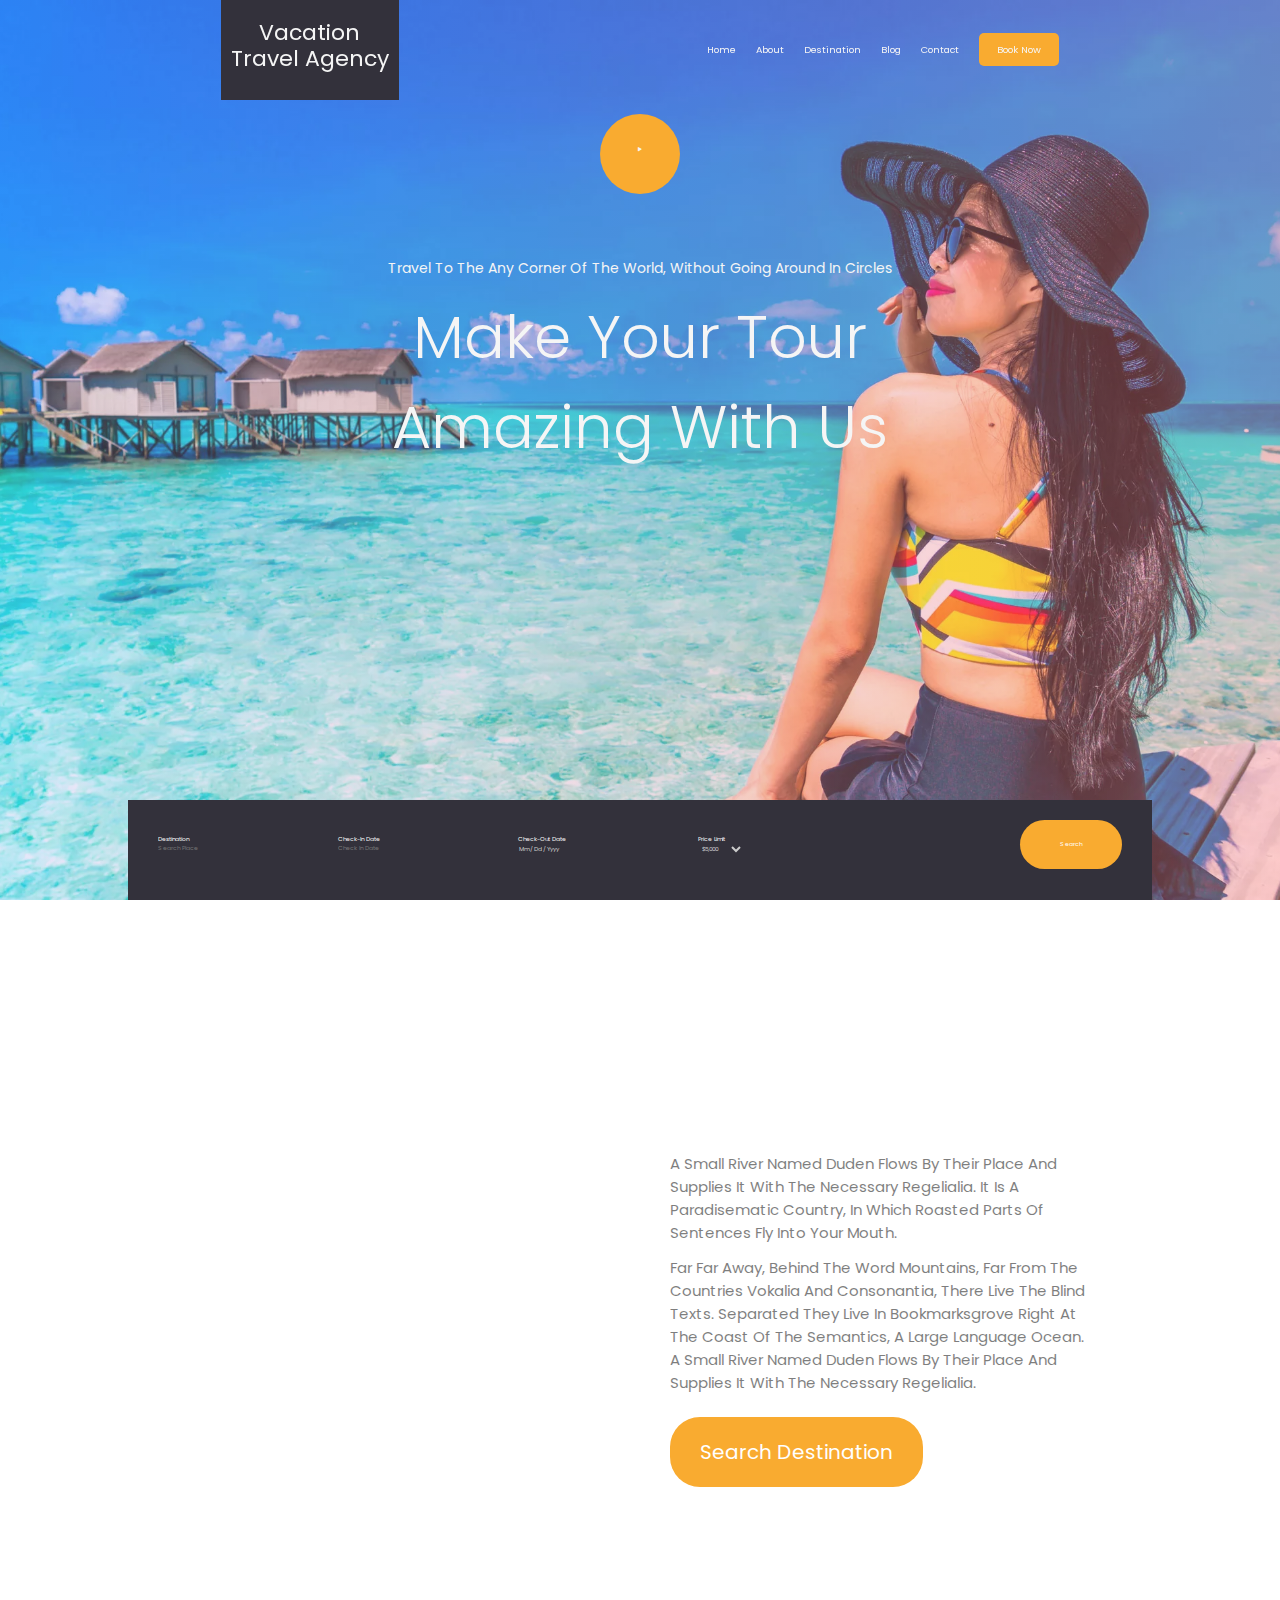
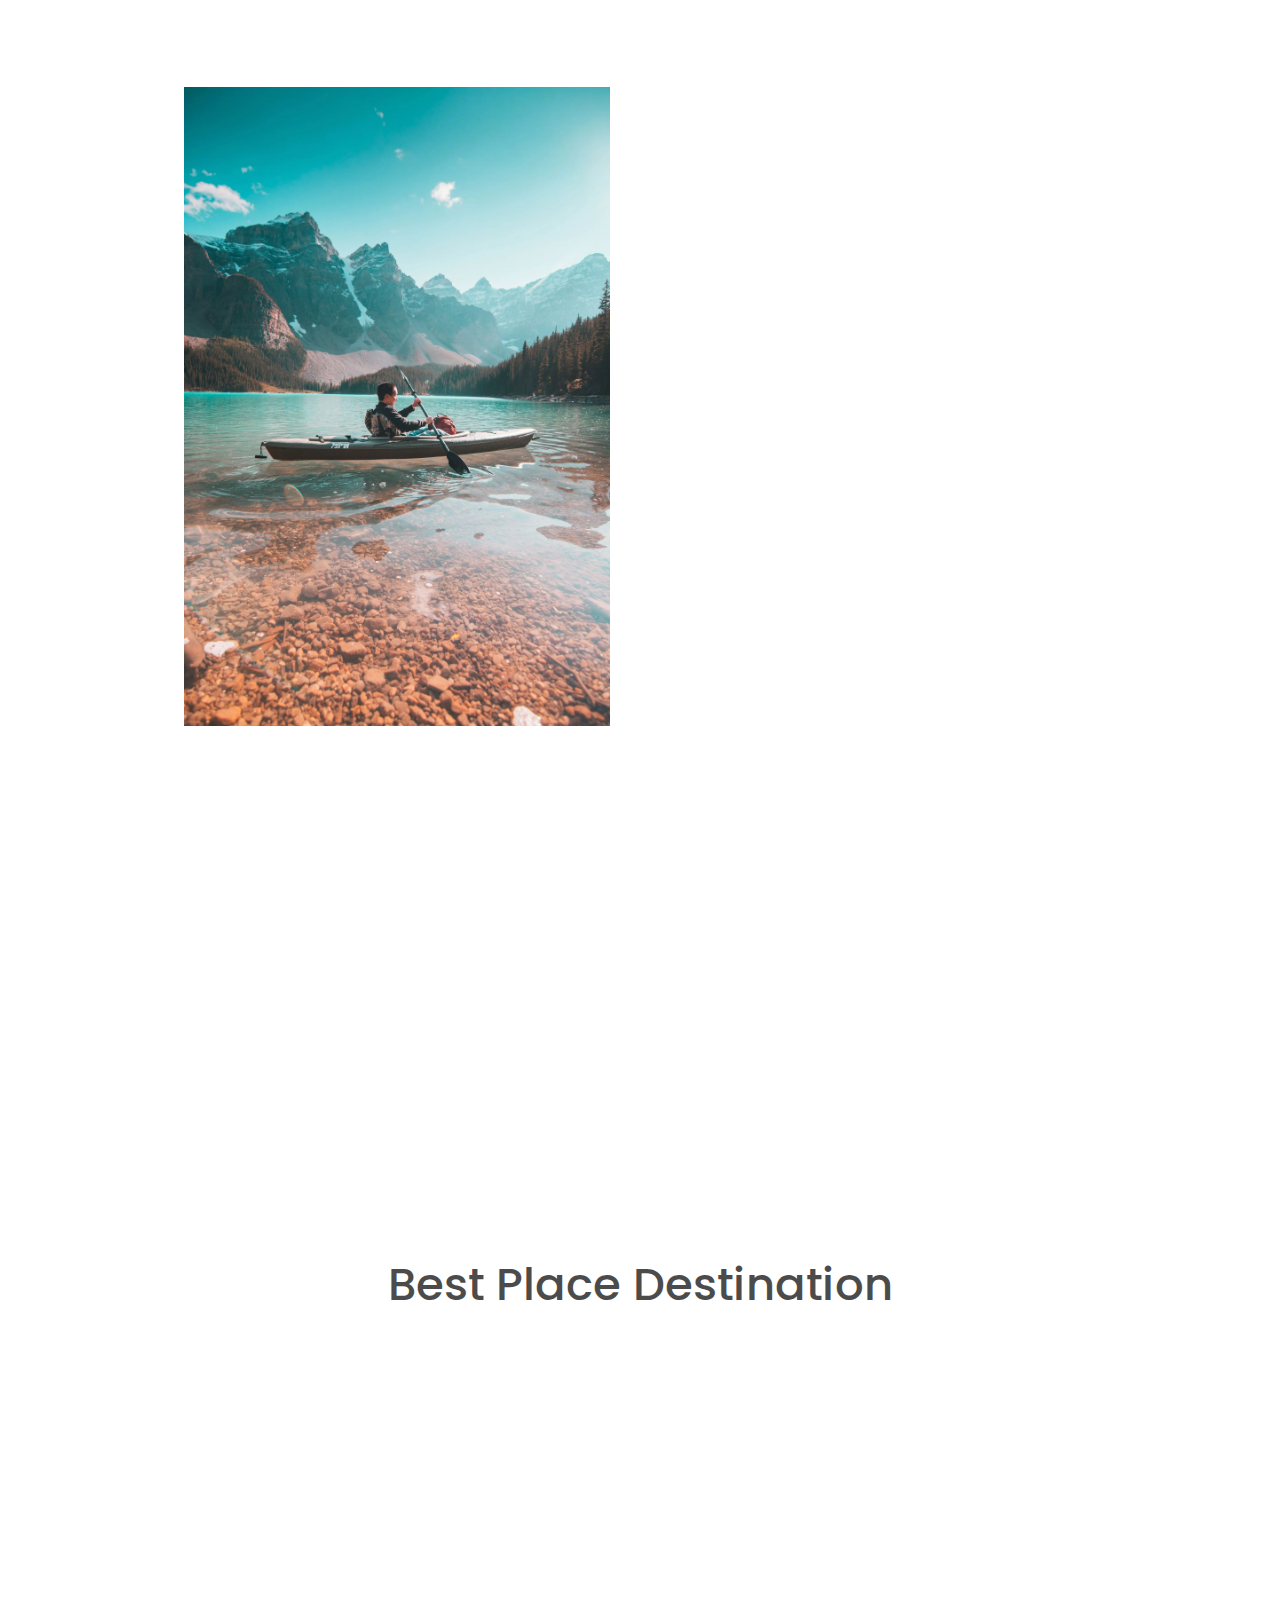
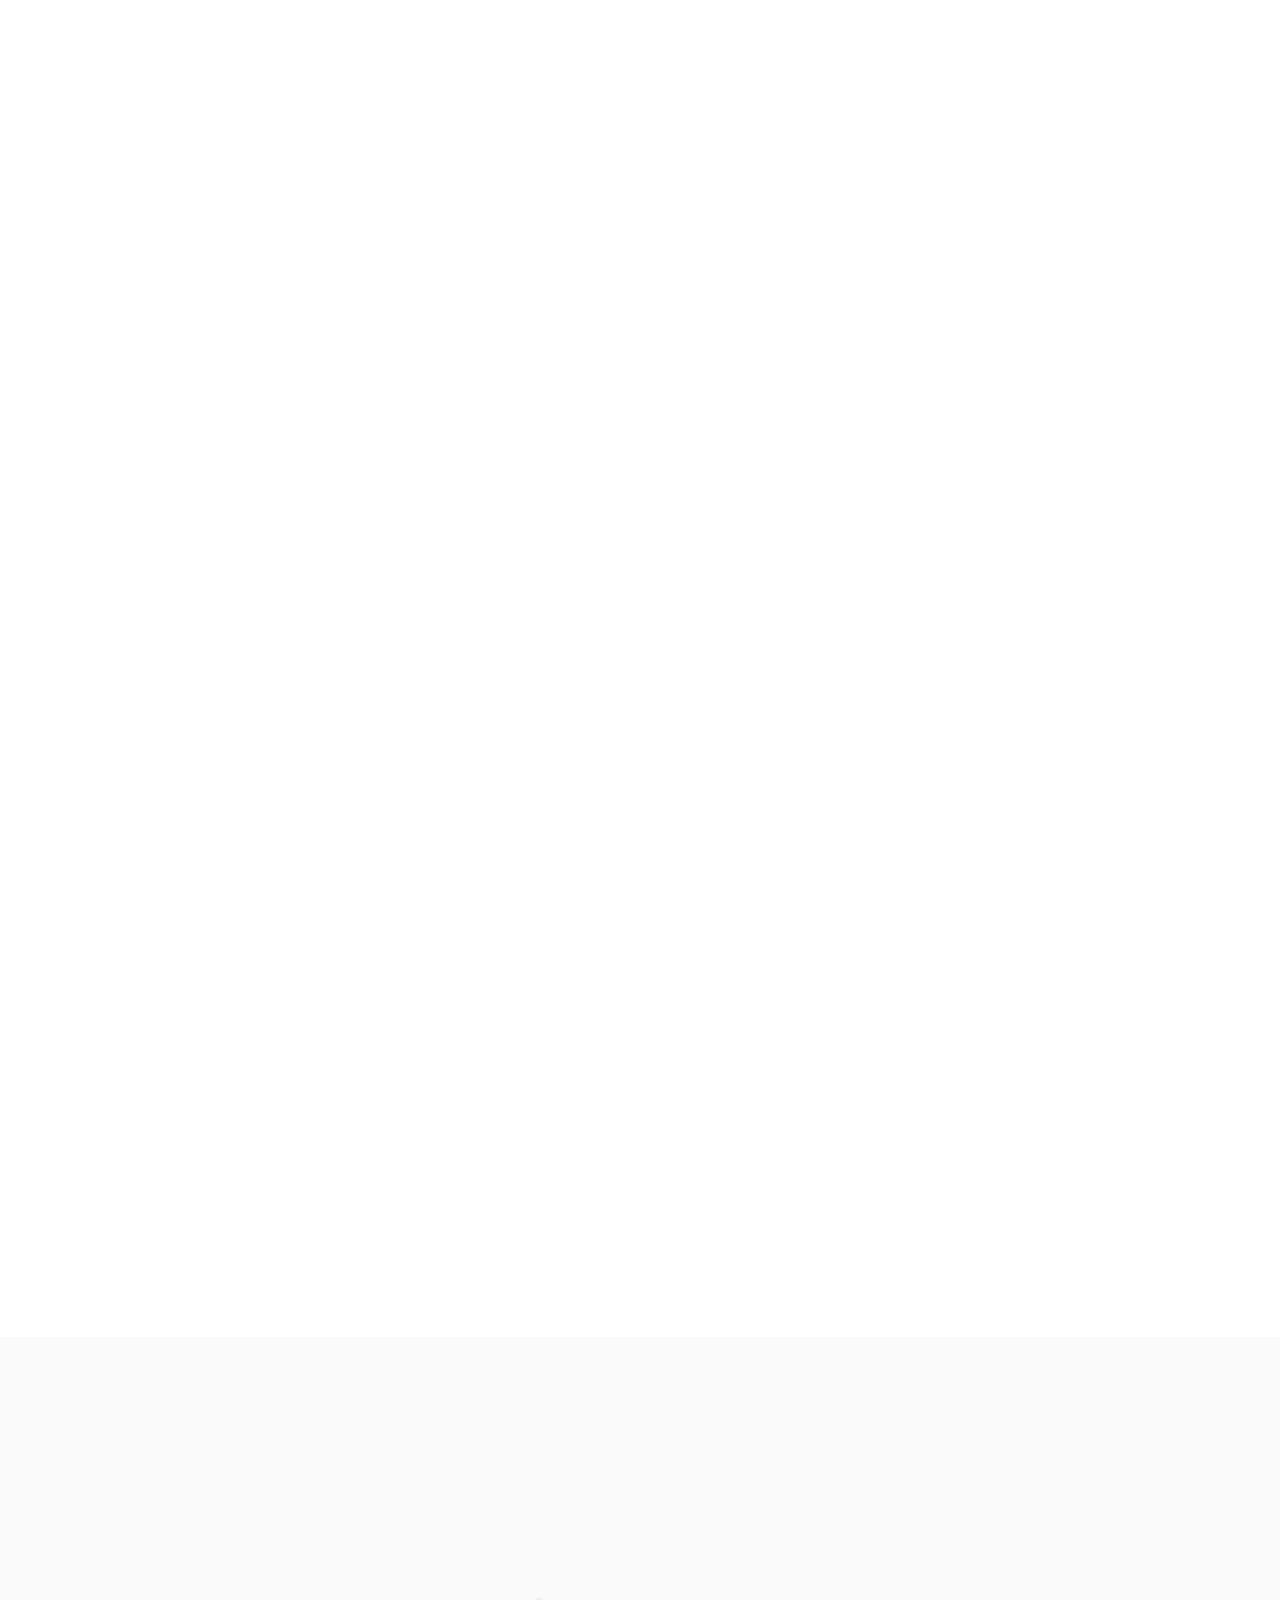
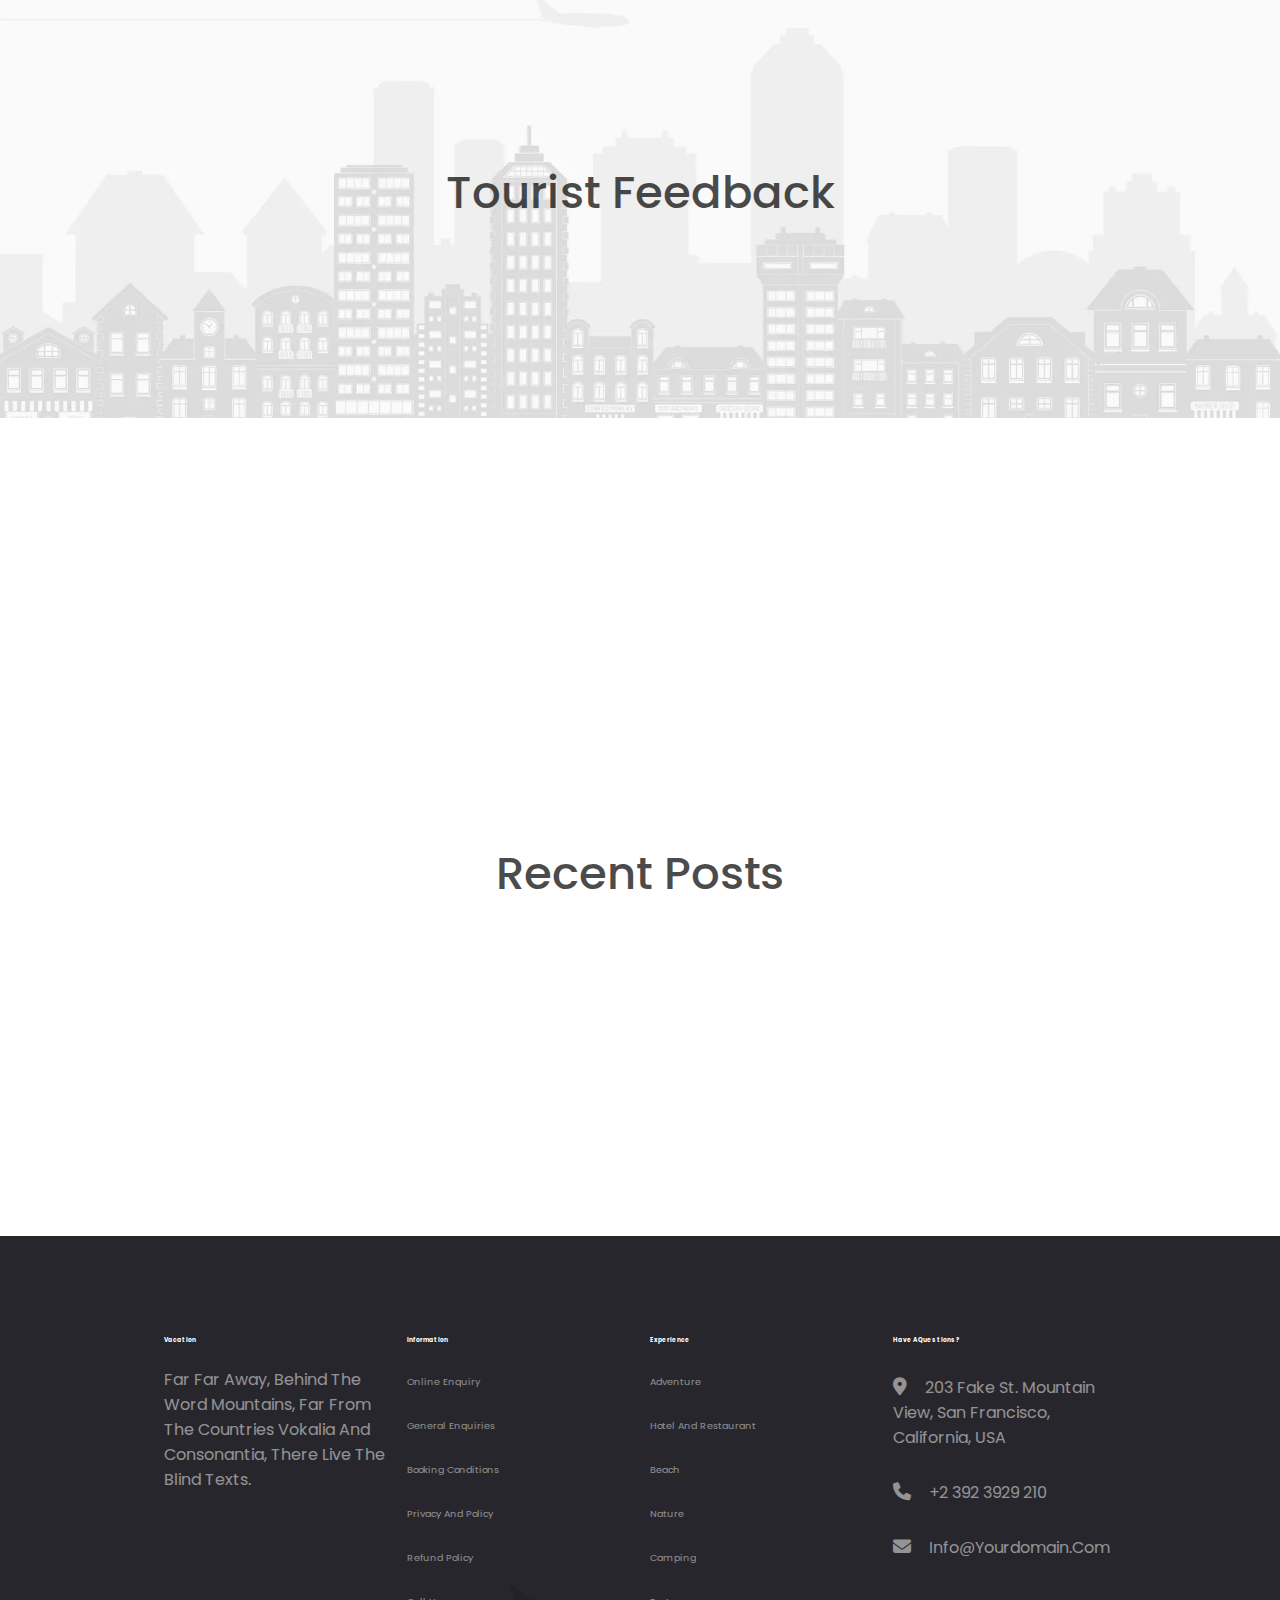
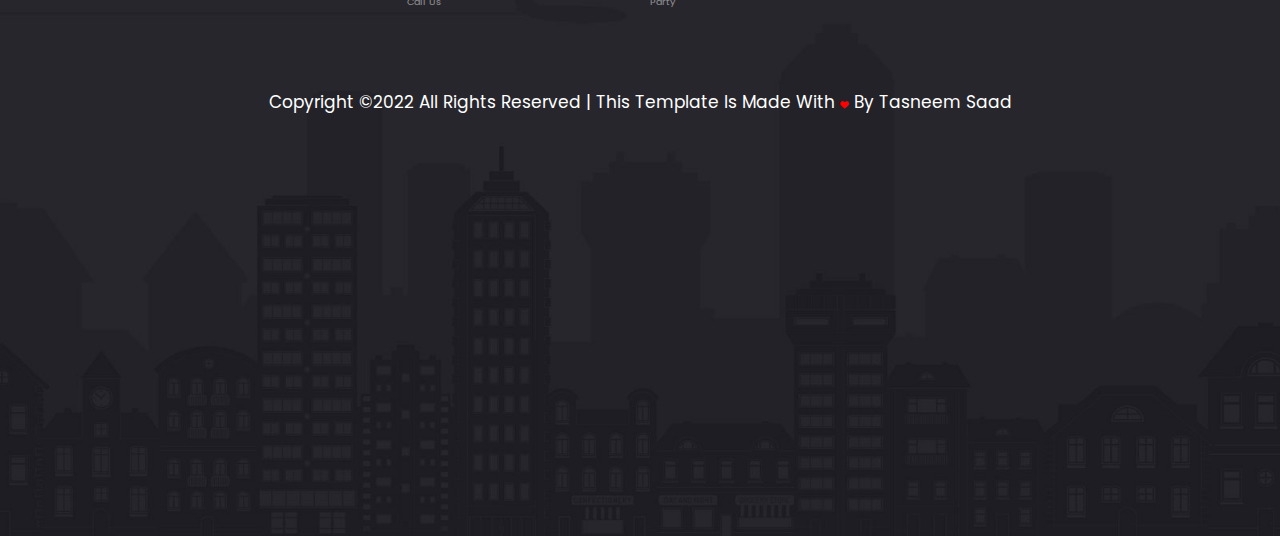
<file: index.html>
<!DOCTYPE html>
<html lang="en">
<head>
  <meta charset="UTF-8">
  <meta http-equiv="X-UA-Compatible" content="IE=edge">
  <meta name="viewport" content="width=device-width, initial-scale=1.0">
  <link href="https://fonts.googleapis.com/css?family=Poppins:300,400,500,600,700,800,900" rel="stylesheet">
  <link rel="stylesheet" href="https://cdnjs.cloudflare.com/ajax/libs/font-awesome/6.1.1/css/all.min.css">
  <link rel="stylesheet" href="css/owl.carousel.min.css">
  <link rel="stylesheet" href="css/owl.theme.default.min.css">
  <link rel="stylesheet" href="css/main.css">
  <title>Vaction</title>
  <style type="text/css">
    @keyframes ldio-mtnrtvf9fuk {
      0% { transform: rotate(0deg) }
      50% { transform: rotate(180deg) }
      100% { transform: rotate(360deg) }
    }
    .ldio-mtnrtvf9fuk div {
      position: absolute;
      animation: ldio-mtnrtvf9fuk 1s linear infinite;
      width: 160px;
      height: 160px;
      top: 20px;
      left: 20px;
      border-radius: 50%;
      box-shadow: 0 4px 0 0 #f9ab30;
      transform-origin: 80px 82px;
    }
    .loadingio-spinner-eclipse-0e99z8x6z5m6 {
      width: 200px;
      height: 200px;
      display: inline-block;
      overflow: hidden;
      background: #ffffff;
    }
    .ldio-mtnrtvf9fuk {
      width: 100%;
      height: 100%;
      position: relative;
      transform: translateZ(0) scale(1);
      backface-visibility: hidden;
      transform-origin: 0 0; /* see note above */
    }
    .ldio-mtnrtvf9fuk div { box-sizing: content-box; }
    /* generated by https://loading.io/ */
    </style>
</head>
<body>

  <!-- loader -->
  <div class="load">
    <div class="loadingio-spinner-eclipse-0e99z8x6z5m6"><div class="ldio-mtnrtvf9fuk">
      <div></div>
      </div></div>
  </div>
  <!-- loader -->
    <!-- header -->
    <header id="home">
      <nav id="nav">
        <div class="logo">
          <a class="" href="index.html">Vacation <br> Travel Agency</a>
        </div>
        <ul id="menu">
          <li><a href="index.html">Home</a></li>
          <li><a href="about.html">About</a></li>
          <li><a href="dest.html">destination</a></li>
          <li><a href="blog.html">blog</a></li>
          <li><a href="contact.html">contact</a></li>
          <li><a href="#" class="book">book now</a></li>
        </ul>
        <i class="fa-solid fa-bars" id="show"></i>
      </nav>
  

      <div class="ifram">
        
        <a href="https://vimeo.com/45830194" target="_blank">
          <i class="fa-solid fa-play icon"></i>
        </a>

        <div class="growing"></div>
      </div>

      <div class="header-content">
       <p>Travel to the any corner of the world, without going around in circles</p>

       <div class="h1div">
         <h1>
          Make Your Tour Amazing With Us
        </h1>
       </div>

      <form class="h-form">

        <div class="row">
          <div class="labels row">
            <div>
              <label for="search">Destination</label>
              <input type="search" id="search" placeholder="Search place" >
            </div>
  
            <div>
              <label for="date">Check-in date</label>
              <input type="text"  id="date" placeholder="check in date" >
            </div>
  
            <div>
              <label for="date2">Check-out date</label>
              <input type="date"  id="date2" placeholder="check out date">
            </div>
  
            <div>
              <label for="limit">price limit</label>
              <select  id="limit" class="h-sel">
                <option value="">$5,000</option>
                <option value="">$10,000</option>
                <option value="">$50,000</option>
                <option value="">$100,000</option>
                <option value="">$200,000</option>
                <option value="">$300,000</option>
                <option value="">$400,000</option>
                <option value="">$500,000</option>
                <option value="">$600,000</option>
                <option value="">$700,000</option>
                <option value="">$800,000</option>
                <option value="">$900,000</option>
                <option value="">$1,000,000</option>
                <option value="">$2,000,000</option>
              </select>
            </div>
  
  
          </div>

          <button class="frmbtn" type="submit">Search</button>
        </div>
      

      </form>

      </div>
    </header>
    <!-- header -->


    <!-- about -->
    <section>
      <div class="container">
        <div class="row">
          <div class="inner-row">
            <!-- 1th inner row x2 -->
              <div class="row">
                <div class="d1">
                  <i class="fa-solid fa-parachute-box a-icon"></i>
                  <p class="cap">
                    Activities
                  </p>
                  <p class="text">
                    A small river named Duden flows by their place and supplies it with the necessary
                  </p>
                </div>
                <div class="d1">
                  <i class="fa-solid fa-mountain-city a-icon"></i>
                  <p class="cap">
                    Travel Arrangements
                  </p>
                  <p class="text">
                    A small river named Duden flows by their place and supplies it with the necessary
                  </p>
                </div>
              </div>
              <!--------------------->

            <!-- 2th inner row x2div -->
              <div class="row">
              <div class="d1">
                <i class="fa-solid fa-user-check a-icon"></i>
                <p class="cap">
                    Private Guide
                </p>
                <p class="text">
                  A small river named Duden flows by their place and supplies it with the necessary
                </p>
              </div>
              <div class="d1">
                <i class="fa-solid fa-map-location a-icon"></i>
                <p class="cap">
                  Location Manager
                </p>
                <p class="text">
                  A small river named Duden flows by their place and supplies it with the necessary
                </p>
              </div>
              </div>
           <!--------------------->

          </div>
         
          <div class="inner-row">
            <div class="a-div"> 
              <h2 class="d1">It's time to start your adventure</h2>
              <p  class="text">A small river named Duden flows by their place and supplies it with the necessary regelialia. It is a paradisematic country, in which roasted parts of sentences fly into your mouth.</p>
       
    
              <p class="text">Far far away, behind the word mountains, far from the countries Vokalia and Consonantia, there live the blind texts. Separated they live in Bookmarksgrove right at the coast of the Semantics, a large language ocean. A small river named Duden flows by their place and supplies it with the necessary regelialia.
              </p>
    
              <button class="btn">
                search destination
              </button>
            </div>
          </div>

        </div>
        
      </div>
    </section>
    <!-- about -->


    <!-- about 2 -->
    <section class="sec2">
      <div class="container">
        <div class="row">
          <div class="a2-img inner-row">
            <img src="images/1.webp" alt="">
          </div>
  
          <div class="inner-row numdiv translatY">
            <h2>Make Your Tour Memorable and Safe With Us</h2>
            <p class="text">Far far away, behind the word mountains, far from the countries Vokalia and Consonantia, there live the blind texts. Separated they live in Bookmarksgrove right at the coast of the Semantics, a large language ocean.</p>
  
            <div class="row">
                <div class="nums">
                  <span id="s1">0</span>
                  <p class="cap">Successful Tours</p>
                </div>
                <div class="nums">
                  <span id="s2">0</span>
                  <p class="cap">Happy Tourist</p>
                </div>
                <div class="nums">
                  <span id="s3">0</span>
                  <p class="cap">Place Explored</p>
                </div>
            </div>
          </div>
        </div>
        
      </div>
    </section>
    <!-- about 2 -->


    <!-- destination -->
    <section class="sec3">
        <div class="container">
          <h2 class="heading translatY1">
            Best Place Destination
          </h2>
          <div class="row translatY1">
            <div class="dest-div">
              <p>singapore</p>
              <img src="images/1.jpg" alt="">
              <p class="d-p"></p>
              <div class="inner">
                <p>8 tours</p>
              </div>
            </div>

            <div class="dest-div">
               <p>canada</p>
              <img src="images/2.jpg" alt="">
              <p class="d-p"></p>
              <div class="inner">
                <p>2 tours</p>
              </div>
            </div>

            <div class="dest-div">
              <p>thailand</p>
              <img src="images/3.jpg" alt="">
              <p class="d-p"></p>
              <div class="inner">
                <p>5 tours</p>
              </div>
            </div>

            
            <div class="dest-div">
              <p>australia</p>
              <img src="images/4.jpg" alt="">
              <p class="d-p"></p>
              <div class="inner">
                <p>5 tours</p>
              </div>
            </div>
          </div>
        </div>
    </section>


    <section>
        <div class="container">
          <div class="row translatY2">

            <div class="dDiv">
              <div class="divimg">
                <img src="images/2.webp" alt="">
                <div class="innbtn">
                  <button class="btn">
                    $300/person
                  </button>
                </div>
              </div>

              <div class="dText">
                <p class="text">
                  10 Days Tour
                </p>
                <p class="p3">
                  Bali, Indonesia
                </p>
                <p class="text">
                  Bali, Indonesia
                </p>

                <p class="icp">
                  <i class="fa-solid fa-burger"></i>  2
                  <i class="fa-solid fa-bed"></i>  3
                  <i class="fa-solid fa-umbrella-beach"></i>  Near Beach
                </p>
              </div>

            
            </div>

            <div class="dDiv">
              <div class="divimg">
                <img src="images/3.webp" alt="">
                <div class="innbtn">
                  <button class="btn">
                    $300/person
                  </button>
                </div>
              </div>

              <div class="dText">
                <p class="text">
                  10 Days Tour
                </p>
                <p class="p3">
                  Bali, Indonesia
                </p>
                <p class="text">
                  Bali, Indonesia
                </p>

                <p class="icp">
                  <i class="fa-solid fa-burger"></i>  2
                  <i class="fa-solid fa-bed"></i>  3
                  <i class="fa-solid fa-umbrella-beach"></i>  Near Beach
                </p>
              </div>

            
            </div>



            <div class="dDiv">
              <div class="divimg">
                <img src="images/4.webp" alt="">
                <div class="innbtn">
                  <button class="btn">
                    $300/person
                  </button>
                </div>
              </div>

              <div class="dText">
                <p class="text">
                  10 Days Tour
                </p>
                <p class="p3">
                  Bali, Indonesia
                </p>
                <p class="text">
                  Bali, Indonesia
                </p>

                <p class="icp">
                  <i class="fa-solid fa-burger"></i>  2
                  <i class="fa-solid fa-bed"></i>  3
                  <i class="fa-solid fa-umbrella-beach"></i>  Near Beach
                </p>
              </div>

            
            </div>



            <div class="dDiv">
              <div class="divimg">
                <img src="images/5.webp" alt="">
                <div class="innbtn">
                  <button class="btn">
                    $300/person
                  </button>
                </div>
              </div>

              <div class="dText">
                <p class="text">
                  10 Days Tour
                </p>
                <p class="p3">
                  Bali, Indonesia
                </p>
                <p class="text">
                  Bali, Indonesia
                </p>

                <p class="icp">
                  <i class="fa-solid fa-burger"></i>  2
                  <i class="fa-solid fa-bed"></i>  3
                  <i class="fa-solid fa-umbrella-beach"></i>  Near Beach
                </p>
              </div>

            
            </div>


            <div class="dDiv">
              <div class="divimg">
                <img src="images/6.webp" alt="">
                <div class="innbtn">
                  <button class="btn">
                    $300/person
                  </button>
                </div>
              </div>

              <div class="dText">
                <p class="text">
                  10 Days Tour
                </p>
                <p class="p3">
                  Bali, Indonesia
                </p>
                <p class="text">
                  Bali, Indonesia
                </p>

                <p class="icp">
                  <i class="fa-solid fa-burger"></i>  2
                  <i class="fa-solid fa-bed"></i>  3
                  <i class="fa-solid fa-umbrella-beach"></i>  Near Beach
                </p>
              </div>

            
            </div>


            <div class="dDiv">
              <div class="divimg">
                <img src="images/7.webp" alt="">
                <div class="innbtn">
                  <button class="btn">
                    $300/person
                  </button>
                </div>
              </div>

              <div class="dText">
                <p class="text">
                  10 Days Tour
                </p>
                <p class="p3">
                  Bali, Indonesia
                </p>
                <p class="text">
                  Bali, Indonesia
                </p>

                <p class="icp">
                  <i class="fa-solid fa-burger"></i>  2
                  <i class="fa-solid fa-bed"></i>  3
                  <i class="fa-solid fa-umbrella-beach"></i>  Near Beach
                </p>
              </div>

            
            </div>

          </div>
        </div>
    </section>
    <!-- destination -->



    <!-- -- testimony --    owl coursol -->
      <section class="Tsec">
        <div class="container">
          <h2 class="heading translatY3">
            Tourist Feedback
          </h2>
          <div class="translatY3 owl-carousel owl-theme">
            <div class="testDiv">
              <p class="text">
                Far far away, behind the word mountains, far from the countries Vokalia and Consonantia, there live the blind texts.
              </p>
  
                <div class="row">

                  <img src="images/p1.webp" alt="">

                  <div class="details">
                    <p>
                      roger scott
                    </p>
                    <p class="text">
                      marketing manager
                    </p>
                  </div>
                 
                </div>
               
             
              
            </div>

            <div class="testDiv">
              <p class="text">
                Far far away, behind the word mountains, far from the countries Vokalia and Consonantia, there live the blind texts.
              </p>
  
                <div class="row">

                  <img src="images/p2.webp" alt="">

                  <div class="details">
                    <p>
                      roger scott
                    </p>
                    <p class="text">
                      marketing manager
                    </p>
                  </div>
                 
                </div>
               
             
              
            </div>

            <div class="testDiv">
              <p class="text">
                Far far away, behind the word mountains, far from the countries Vokalia and Consonantia, there live the blind texts.
              </p>
  
                <div class="row">

                  <img src="images/p2.webp" alt="">

                  <div class="details">
                    <p>
                      roger scott
                    </p>
                    <p class="text">
                      marketing manager
                    </p>
                  </div>
                 
                </div>
               
             
              
            </div>

            <div class="testDiv">
              <p class="text">
                Far far away, behind the word mountains, far from the countries Vokalia and Consonantia, there live the blind texts.
              </p>
  
                <div class="row">

                  <img src="images/p2.webp" alt="">

                  <div class="details">
                    <p>
                      roger scott
                    </p>
                    <p class="text">
                      marketing manager
                    </p>
                  </div>
                 
                </div>
               
             
              
            </div>
            <div class="testDiv">
              <p class="text">
                Far far away, behind the word mountains, far from the countries Vokalia and Consonantia, there live the blind texts.
              </p>
  
                <div class="row">

                  <img src="images/p2.webp" alt="">

                  <div class="details">
                    <p>
                      roger scott
                    </p>
                    <p class="text">
                      marketing manager
                    </p>
                  </div>
                 
                </div>
               
             
              
            </div>
            <div class="testDiv">
              <p class="text">
                Far far away, behind the word mountains, far from the countries Vokalia and Consonantia, there live the blind texts.
              </p>
  
                <div class="row">

                  <img src="images/p3.webp" alt="">

                  <div class="details">
                    <p>
                      roger scott
                    </p>
                    <p class="text">
                      marketing manager
                    </p>
                  </div>
                 
                </div>
               
             
              
            </div>
            
          </div>

         
        </div>
      </section>
    <!-- -- testimony -- -->

    <!-- recent posts -->
      <section>
        <div class="container">
  
          <h2 class="heading translatY4">recent posts</h2>
          <div class="row translatY4">
  
            <div class="recent">
              <div class="rimg">
                <img src="images/recent1.webp" alt="">
                <div class="inner-recent">
                  <h2>
                    21
                  </h2>
                  <p>
                    2019
                    <br>
                    August
                  </p>
                </div>
              </div>
  
                <h3>
                  Why Lead Generation is Key for Business Growth
                </h3>
  
                <p class="text">
                  A small river named Duden flows by their place and supplies it with the necessary regelialia.
                </p>
           
            </div>
  
            <div class="recent">
              <div class="rimg">
                <img src="images/recent2.webp" alt="">
                <div class="inner-recent">
                  <h2>
                    21
                  </h2>
                  <p>
                    2019
                    <br>
                    August
                  </p>
                </div>
              </div>
  
                <h3>
                  Why Lead Generation is Key for Business Growth
                </h3>
  
                <p class="text">
                  A small river named Duden flows by their place and supplies it with the necessary regelialia.
                </p>
           
            </div>
  
  
            <div class="recent">
              <div class="rimg">
                <img src="images/recent3.webp" alt="">
                <div class="inner-recent">
                  <h2>
                    21
                  </h2>
                  <p>
                    2019
                    <br>
                    August
                  </p>
                </div>
              </div>
  
                <h3>
                  Why Lead Generation is Key for Business Growth
                </h3>
  
                <p class="text">
                  A small river named Duden flows by their place and supplies it with the necessary regelialia.
                </p>
           
            </div>
          </div>
        </div>
      </section>
    <!-- recent posts -->


    <!-- footer -->
      <footer>
        <div class="container">
          <div class="row">

            <div class="all vac">
              <h3>Vacation</h3>

              <br>

              <p>
                Far far away, behind the word mountains, far from the countries Vokalia and Consonantia, there live the blind texts.
              </p>
              <div class="translatY5">
                <i class="fa-brands fa-twitter"></i>
                <i class="fa-brands fa-facebook"></i>
                <i class="fa-brands fa-instagram"></i>
              </div>
            </div>

            <div class="all info">
              <h3>information</h3>

              <ul>
                <li><a href="#">Online Enquiry</a></li>
                <li><a href="#">General Enquiries</a></li>
                <li><a href="#">Booking Conditions</a></li>
                <li><a href="#">Privacy and Policy</a></li>
                <li><a href="#">Refund Policy</a></li>
                <li><a href="#">Call Us</a></li>
              </ul>
            </div>

            <div class="all info">
              <h3>Experience</h3>

              <ul>
                <li><a href="#">Adventure</a></li>
                <li><a href="#">Hotel and Restaurant</a></li>
                <li><a href="#">Beach</a></li>
                <li><a href="#"> Nature</a></li>
                <li><a href="#"> Camping</a></li>
                <li><a href="#"> Party</a></li>
              </ul>
            </div>

            <div class="all que">
              <h3>Have a Questions?</h3>
              <p>
                <i class="fa-solid fa-location-dot"></i>
                 203 Fake St. Mountain View, San Francisco, California, USA
              </p>

              <p>
                <i class="fa-solid fa-phone"></i>
                 +2 392 3929 210
              </p>

              <p>
                <i class="fa-solid fa-envelope"></i>
                 info@yourdomain.com
              </p>
            </div>
          </div>

          <p class="made-with">
            Copyright ©2022 All rights reserved | This template is made with   
             <i class="fas fa-heart"></i> 
             by Tasneem Saad
          </p>
        </div>
      </footer>
   
    <!-- footer -->



  <script src="js/jquery-3.6.0.min.js"></script>
  <script src="js/owl.carousel.min.js"></script>
  <script src="js/main.js"></script>
</body>
</html>
</file>
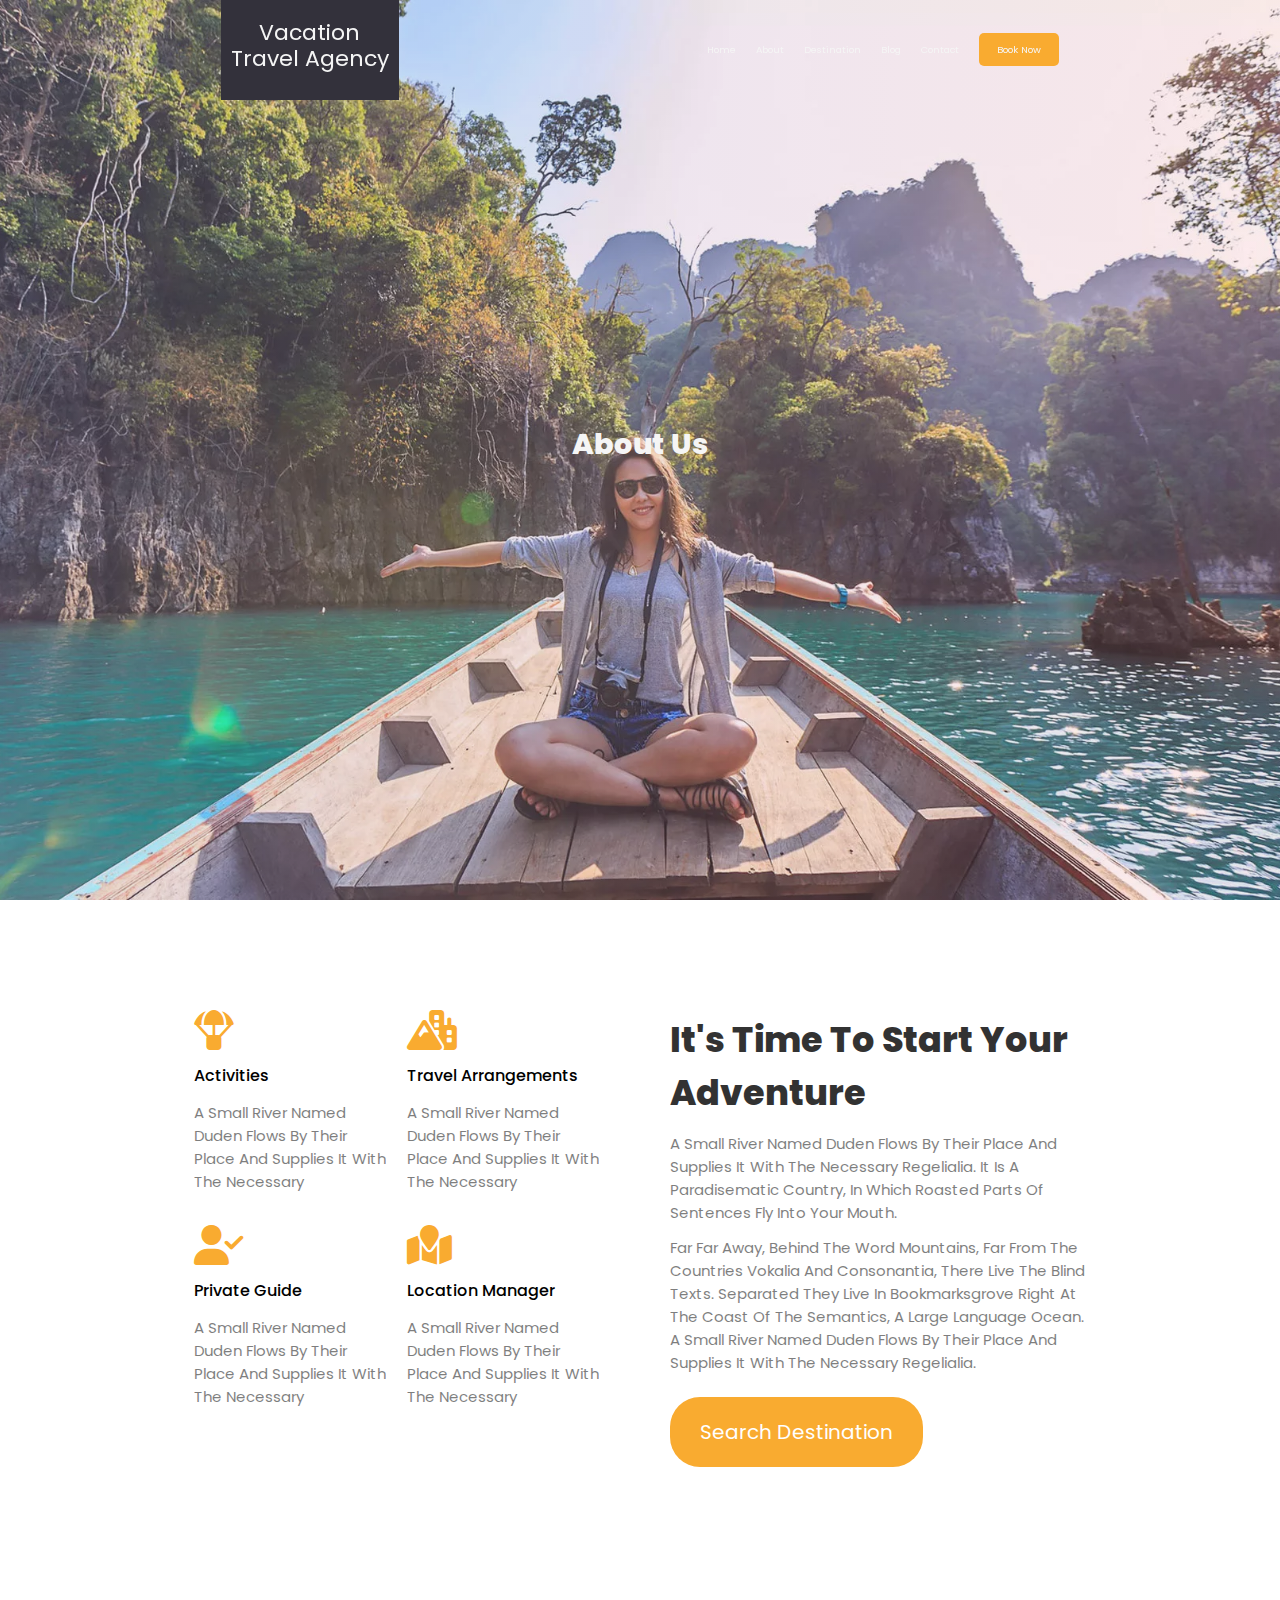
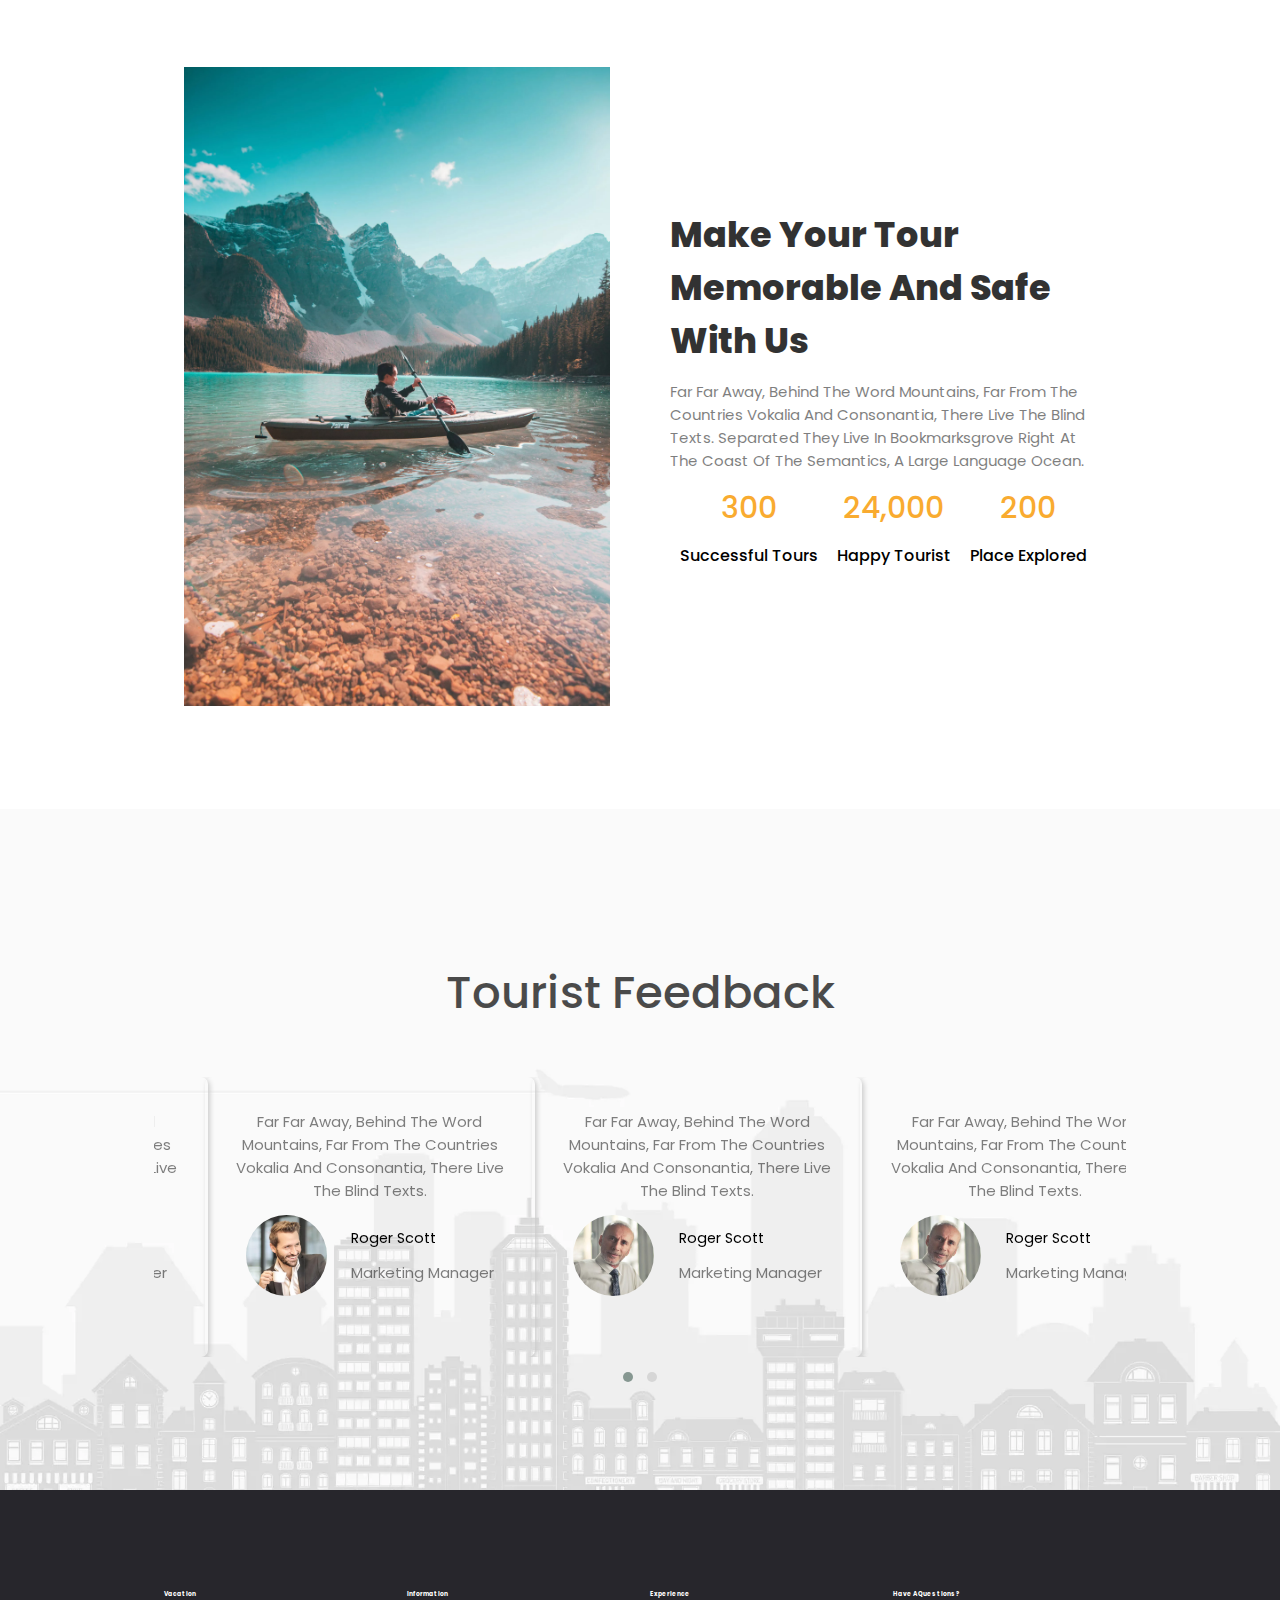
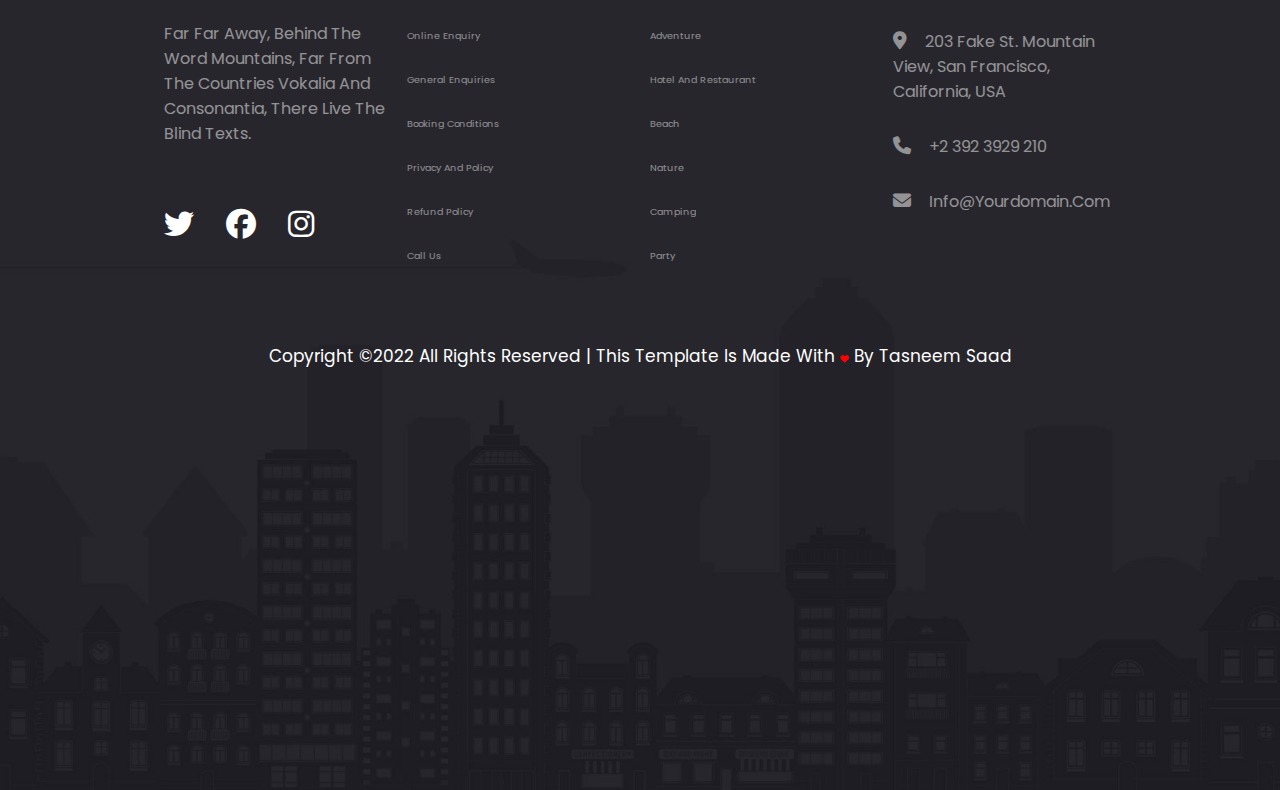
<file: about.html>
<!DOCTYPE html>
<html lang="en">
<head>
  <meta charset="UTF-8">
  <meta http-equiv="X-UA-Compatible" content="IE=edge">
  <meta name="viewport" content="width=device-width, initial-scale=1.0">
  <link href="https://fonts.googleapis.com/css?family=Poppins:300,400,500,600,700,800,900" rel="stylesheet">
  <link rel="stylesheet" href="https://cdnjs.cloudflare.com/ajax/libs/font-awesome/6.1.1/css/all.min.css">
  <link rel="stylesheet" href="css/owl.carousel.min.css">
  <link rel="stylesheet" href="css/owl.theme.default.min.css">
  <link rel="stylesheet" href="css/main.css">
  <title>about us</title>
  <style>
      header{
        background:linear-gradient(to left,rgba(250, 131, 131, 0.147),rgba(168, 168, 233, 0.259)), url('images/background.webp');
        height: 100vh ;
  background-repeat: no-repeat;
  background-position: top;
  background-size: cover;
  color: whitesmoke;
  padding: 2px;
      }
      header h1{
        margin-top: 33%;

      }
      .translatY,
.translatY1,
.translatY2,
.translatY3,
.translatY4,
.translatY5{
  transition: 1s;
  transform: translateY(0);
}
.d1{
  transform: translateX(0);
}
  </style>
</head>
<body>
    <!-- header -->
    <header id="home" >
      <nav>
        <div class="logo">
          <a href="index.html">Vacation <br> Travel Agency</a>
        </div>
        <ul id="menu">
          <li><a href="index.html">Home</a></li>
          <li><a href="about.html">About</a></li>
          <li><a href="dest.html">destination</a></li>
          <li><a href="blog.html">blog</a></li>
          <li><a href="contact.html">contact</a></li>
          <li><a href="#" class="book">book now</a></li>
        </ul>
        <i class="fa-solid fa-bars" id="show"></i>
      </nav>


      <h1>
        About us
      </h1>

     
    </header>
    <!-- header -->


    <!-- about -->
    <section>
      <div class="container">
        <div class="row">
          <div class="inner-row">
            <!-- 1th inner row x2 -->
              <div class="row">
                <div class="d1">
                  <i class="fa-solid fa-parachute-box a-icon"></i>
                  <p class="cap">
                    Activities
                  </p>
                  <p class="text">
                    A small river named Duden flows by their place and supplies it with the necessary
                  </p>
                </div>
                <div class="d1">
                  <i class="fa-solid fa-mountain-city a-icon"></i>
                  <p class="cap">
                    Travel Arrangements
                  </p>
                  <p class="text">
                    A small river named Duden flows by their place and supplies it with the necessary
                  </p>
                </div>
              </div>
              <!-- 1th inner row -->

              <!-- 2th inner row x2div -->
              <div class="row">
              <div class="d1">
                <i class="fa-solid fa-user-check a-icon"></i>
                <p class="cap">
                    Private Guide
                </p>
                <p class="text">
                  A small river named Duden flows by their place and supplies it with the necessary
                </p>
              </div>
              <div class="d1">
                <i class="fa-solid fa-map-location a-icon"></i>
                <p class="cap">
                  Location Manager
                </p>
                <p class="text">
                  A small river named Duden flows by their place and supplies it with the necessary
                </p>
              </div>
              </div>
            <!-- 2th inner row -->
          </div>
         
          <div class="inner-row">
            <div class="a-div"> 
              <h2>It's time to start your adventure</h2>
              <p  class="text">A small river named Duden flows by their place and supplies it with the necessary regelialia. It is a paradisematic country, in which roasted parts of sentences fly into your mouth.</p>
       
    
              <p class="text">Far far away, behind the word mountains, far from the countries Vokalia and Consonantia, there live the blind texts. Separated they live in Bookmarksgrove right at the coast of the Semantics, a large language ocean. A small river named Duden flows by their place and supplies it with the necessary regelialia.
              </p>
    
              <button class="btn">
                search destination
              </button>
            </div>
          </div>

        </div>
        
      </div>
    </section>
    <!-- about -->


    <!-- about 2 -->
    <section class="sec2">
      <div class="container">
        <div class="row">
          <div class="a2-img inner-row">
            <img src="images/1.webp" alt="">
          </div>
  
          <div class="inner-row numdiv">
            <h2>Make Your Tour Memorable and Safe With Us</h2>
            <p class="text">Far far away, behind the word mountains, far from the countries Vokalia and Consonantia, there live the blind texts. Separated they live in Bookmarksgrove right at the coast of the Semantics, a large language ocean.</p>
  
            <div class="row">
                <div class="nums">
                  <span>300</span>
                  <p class="cap">Successful Tours</p>
                </div>
                <div class="nums">
                  <span>24,000</span>
                  <p class="cap">Happy Tourist</p>
                </div>
                <div class="nums">
                  <span>200</span>
                  <p class="cap">Place Explored</p>
                </div>
            </div>
          </div>
        </div>
        
      </div>
    </section>
    <!-- about 2 -->


    <!-- -- testimony --    owl coursol -->
      <section class="Tsec">
        <div class="container">
          <h2 class="heading translatY3">
            Tourist Feedback
          </h2>
          <div class="translatY3 owl-carousel owl-theme">
            <div class="testDiv">
              <p class="text">
                Far far away, behind the word mountains, far from the countries Vokalia and Consonantia, there live the blind texts.
              </p>
  
                <div class="row">

                  <img src="images/p1.webp" alt="">

                  <div class="details">
                    <p>
                      roger scott
                    </p>
                    <p class="text">
                      marketing manager
                    </p>
                  </div>
                 
                </div>
               
             
              
            </div>

            <div class="testDiv">
              <p class="text">
                Far far away, behind the word mountains, far from the countries Vokalia and Consonantia, there live the blind texts.
              </p>
  
                <div class="row">

                  <img src="images/p2.webp" alt="">

                  <div class="details">
                    <p>
                      roger scott
                    </p>
                    <p class="text">
                      marketing manager
                    </p>
                  </div>
                 
                </div>
               
             
              
            </div>

            <div class="testDiv">
              <p class="text">
                Far far away, behind the word mountains, far from the countries Vokalia and Consonantia, there live the blind texts.
              </p>
  
                <div class="row">

                  <img src="images/p2.webp" alt="">

                  <div class="details">
                    <p>
                      roger scott
                    </p>
                    <p class="text">
                      marketing manager
                    </p>
                  </div>
                 
                </div>
               
             
              
            </div>

            <div class="testDiv">
              <p class="text">
                Far far away, behind the word mountains, far from the countries Vokalia and Consonantia, there live the blind texts.
              </p>
  
                <div class="row">

                  <img src="images/p2.webp" alt="">

                  <div class="details">
                    <p>
                      roger scott
                    </p>
                    <p class="text">
                      marketing manager
                    </p>
                  </div>
                 
                </div>
               
             
              
            </div>
            <div class="testDiv">
              <p class="text">
                Far far away, behind the word mountains, far from the countries Vokalia and Consonantia, there live the blind texts.
              </p>
  
                <div class="row">

                  <img src="images/p2.webp" alt="">

                  <div class="details">
                    <p>
                      roger scott
                    </p>
                    <p class="text">
                      marketing manager
                    </p>
                  </div>
                 
                </div>
               
             
              
            </div>
            <div class="testDiv">
              <p class="text">
                Far far away, behind the word mountains, far from the countries Vokalia and Consonantia, there live the blind texts.
              </p>
  
                <div class="row">

                  <img src="images/p3.webp" alt="">

                  <div class="details">
                    <p>
                      roger scott
                    </p>
                    <p class="text">
                      marketing manager
                    </p>
                  </div>
                 
                </div>
               
             
              
            </div>
            
          </div>

         
        </div>
      </section>
    <!-- -- testimony -- -->
       <!-- footer -->
       <footer>
        <div class="container">
          <div class="row">

            <div class="all vac">
              <h3>Vacation</h3>

              <br>

              <p>
                Far far away, behind the word mountains, far from the countries Vokalia and Consonantia, there live the blind texts.
              </p>
      
              <i class="fa-brands fa-twitter"></i>
              <i class="fa-brands fa-facebook"></i>
              <i class="fa-brands fa-instagram"></i>
            </div>

            <div class="all info">
              <h3>information</h3>

              <ul>
                <li><a href="#">Online Enquiry</a></li>
                <li><a href="#">General Enquiries</a></li>
                <li><a href="#">Booking Conditions</a></li>
                <li><a href="#">Privacy and Policy</a></li>
                <li><a href="#">Refund Policy</a></li>
                <li><a href="#">Call Us</a></li>
              </ul>
            </div>

            <div class="all info">
              <h3>Experience</h3>

              <ul>
                <li><a href="#">Adventure</a></li>
                <li><a href="#">Hotel and Restaurant</a></li>
                <li><a href="#">Beach</a></li>
                <li><a href="#"> Nature</a></li>
                <li><a href="#"> Camping</a></li>
                <li><a href="#"> Party</a></li>
              </ul>
            </div>

            <div class="all que">
              <h3>Have a Questions?</h3>
              <p>
                <i class="fa-solid fa-location-dot"></i>
                 203 Fake St. Mountain View, San Francisco, California, USA
              </p>

              <p>
                <i class="fa-solid fa-phone"></i>
                 +2 392 3929 210
              </p>

              <p>
                <i class="fa-solid fa-envelope"></i>
                 info@yourdomain.com
              </p>
            </div>
          </div>

          <p class="made-with">
            Copyright ©2022 All rights reserved | This template is made with   
             <i class="fas fa-heart"></i> 
             by Tasneem Saad
          </p>
        </div>
      </footer>
   
    <!-- footer -->



  <script src="js/jquery-3.6.0.min.js"></script>
  <script src="js/owl.carousel.min.js"></script>
  <script src="js/main.js"></script>

</body>
</file>
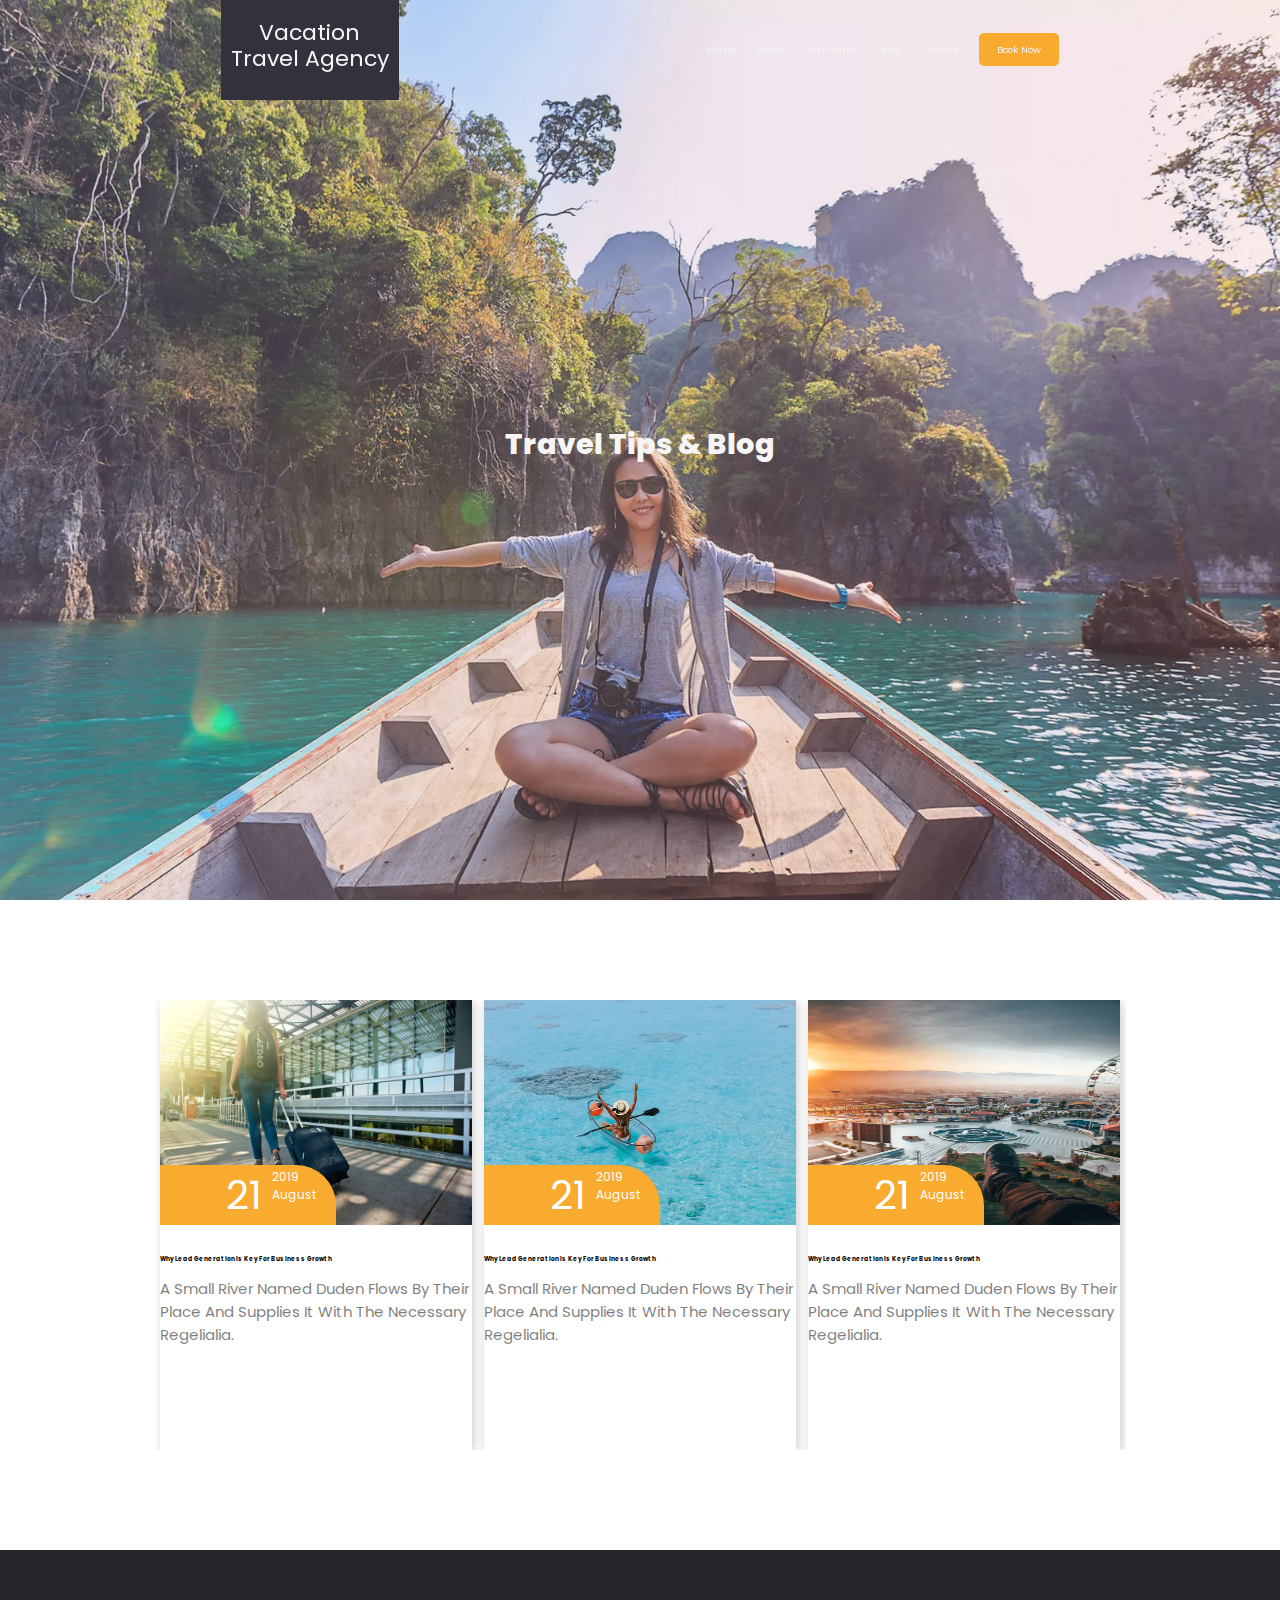
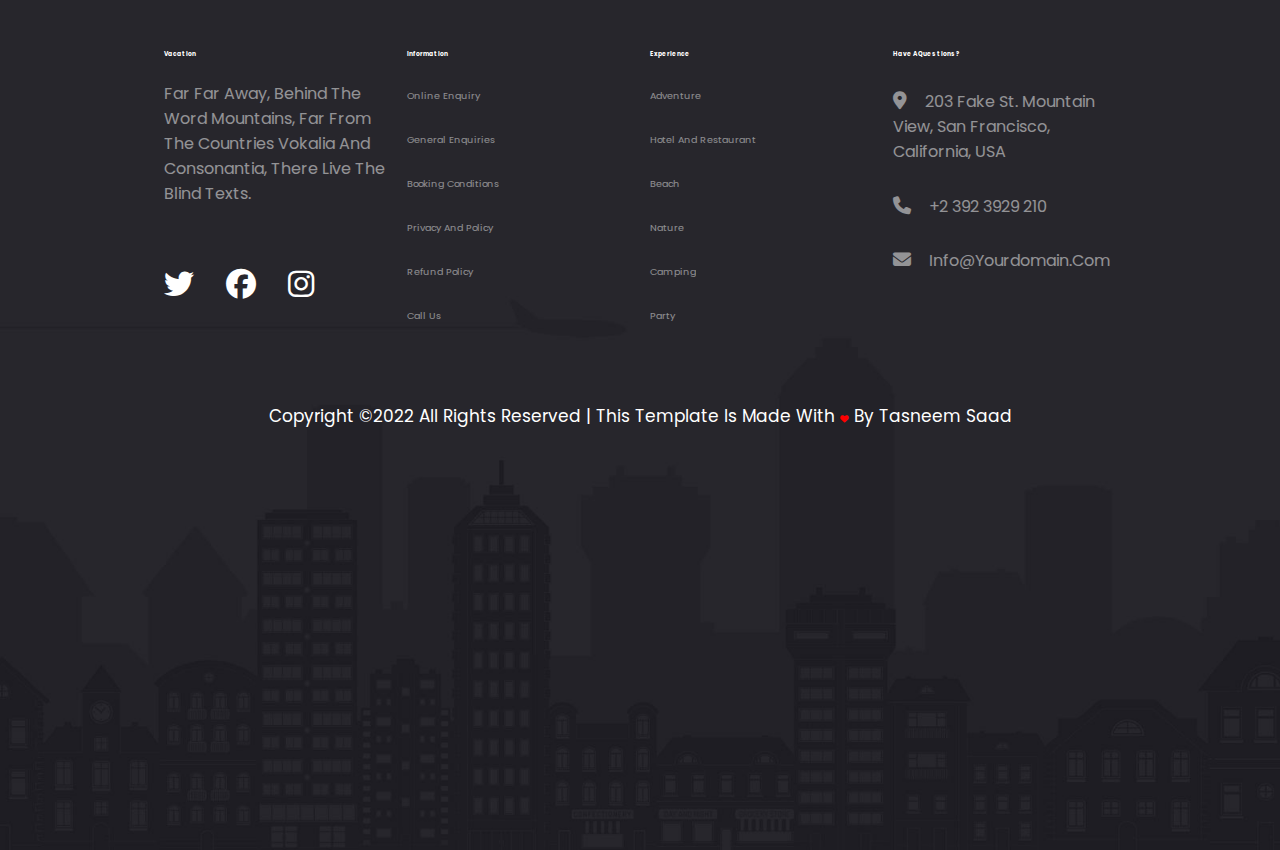
<file: blog.html>
<!DOCTYPE html>
<html lang="en">
<head>
  <meta charset="UTF-8">
  <meta http-equiv="X-UA-Compatible" content="IE=edge">
  <meta name="viewport" content="width=device-width, initial-scale=1.0">
  <link href="https://fonts.googleapis.com/css?family=Poppins:300,400,500,600,700,800,900" rel="stylesheet">
  <link rel="stylesheet" href="https://cdnjs.cloudflare.com/ajax/libs/font-awesome/6.1.1/css/all.min.css">
  <link rel="stylesheet" href="css/main.css">
  <title>blog</title>
  <style>
      header{
        background:linear-gradient(to left,rgba(250, 131, 131, 0.147),rgba(168, 168, 233, 0.259)), url('images/background.webp');
        height: 100vh ;
        background-repeat: no-repeat;
        background-position: top;
        background-size: cover;
        color: whitesmoke;
        padding: 2px;
      }
      header h1{
        margin-top: 33%;

      }
      
  </style>
</head>
<body>
    <!-- header -->
    <header id="home" >
      <nav>
        <div class="logo">
          <a href="index.html">Vacation <br> Travel Agency</a>
        </div>
        <ul id="menu">
          <li><a href="index.html">Home</a></li>
          <li><a href="about.html">About</a></li>
          <li><a href="dest.html">destination</a></li>
          <li><a href="blog.html">blog</a></li>
          <li><a href="contact.html">contact</a></li>
          <li><a href="#" class="book">book now</a></li>
        </ul>
        <i class="fa-solid fa-bars" id="show"></i>
      </nav>


      <h1>
        Travel Tips & Blog
      </h1>

     
    </header>
    <!-- header -->


    

     <!-- recent posts -->
     <section>
      <div class="container">

        <div class="row">

          <div class="recent">
            <div class="rimg">
              <img src="images/recent1.webp" alt="">
              <div class="inner-recent">
                <h2>
                  21
                </h2>
                <p>
                  2019
                  <br>
                  August
                </p>
              </div>
            </div>

              <h3>
                Why Lead Generation is Key for Business Growth
              </h3>

              <p class="text">
                A small river named Duden flows by their place and supplies it with the necessary regelialia.
              </p>
         
          </div>

          <div class="recent">
            <div class="rimg">
              <img src="images/recent2.webp" alt="">
              <div class="inner-recent">
                <h2>
                  21
                </h2>
                <p>
                  2019
                  <br>
                  August
                </p>
              </div>
            </div>

              <h3>
                Why Lead Generation is Key for Business Growth
              </h3>

              <p class="text">
                A small river named Duden flows by their place and supplies it with the necessary regelialia.
              </p>
         
          </div>


          <div class="recent">
            <div class="rimg">
              <img src="images/recent3.webp" alt="">
              <div class="inner-recent">
                <h2>
                  21
                </h2>
                <p>
                  2019
                  <br>
                  August
                </p>
              </div>
            </div>

              <h3>
                Why Lead Generation is Key for Business Growth
              </h3>

              <p class="text">
                A small river named Duden flows by their place and supplies it with the necessary regelialia.
              </p>
         
          </div>
        </div>
      </div>
    </section>
  <!-- recent posts -->

      <!-- footer -->
      <footer>
        <div class="container">
          <div class="row">

            <div class="all vac">
              <h3>Vacation</h3>

              <br>

              <p>
                Far far away, behind the word mountains, far from the countries Vokalia and Consonantia, there live the blind texts.
              </p>
      
              <i class="fa-brands fa-twitter"></i>
              <i class="fa-brands fa-facebook"></i>
              <i class="fa-brands fa-instagram"></i>
            </div>

            <div class="all info">
              <h3>information</h3>

              <ul>
                <li><a href="#">Online Enquiry</a></li>
                <li><a href="#">General Enquiries</a></li>
                <li><a href="#">Booking Conditions</a></li>
                <li><a href="#">Privacy and Policy</a></li>
                <li><a href="#">Refund Policy</a></li>
                <li><a href="#">Call Us</a></li>
              </ul>
            </div>

            <div class="all info">
              <h3>Experience</h3>

              <ul>
                <li><a href="#">Adventure</a></li>
                <li><a href="#">Hotel and Restaurant</a></li>
                <li><a href="#">Beach</a></li>
                <li><a href="#"> Nature</a></li>
                <li><a href="#"> Camping</a></li>
                <li><a href="#"> Party</a></li>
              </ul>
            </div>

            <div class="all que">
              <h3>Have a Questions?</h3>
              <p>
                <i class="fa-solid fa-location-dot"></i>
                 203 Fake St. Mountain View, San Francisco, California, USA
              </p>

              <p>
                <i class="fa-solid fa-phone"></i>
                 +2 392 3929 210
              </p>

              <p>
                <i class="fa-solid fa-envelope"></i>
                 info@yourdomain.com
              </p>
            </div>
          </div>

          <p class="made-with">
            Copyright ©2022 All rights reserved | This template is made with   
             <i class="fas fa-heart"></i> 
             by Tasneem Saad
          </p>
        </div>
      </footer>
   
    <!-- footer -->



  <script src="js/jquery-3.6.0.min.js"></script>
  <script src="js/main.js"></script>

</body>
</file>
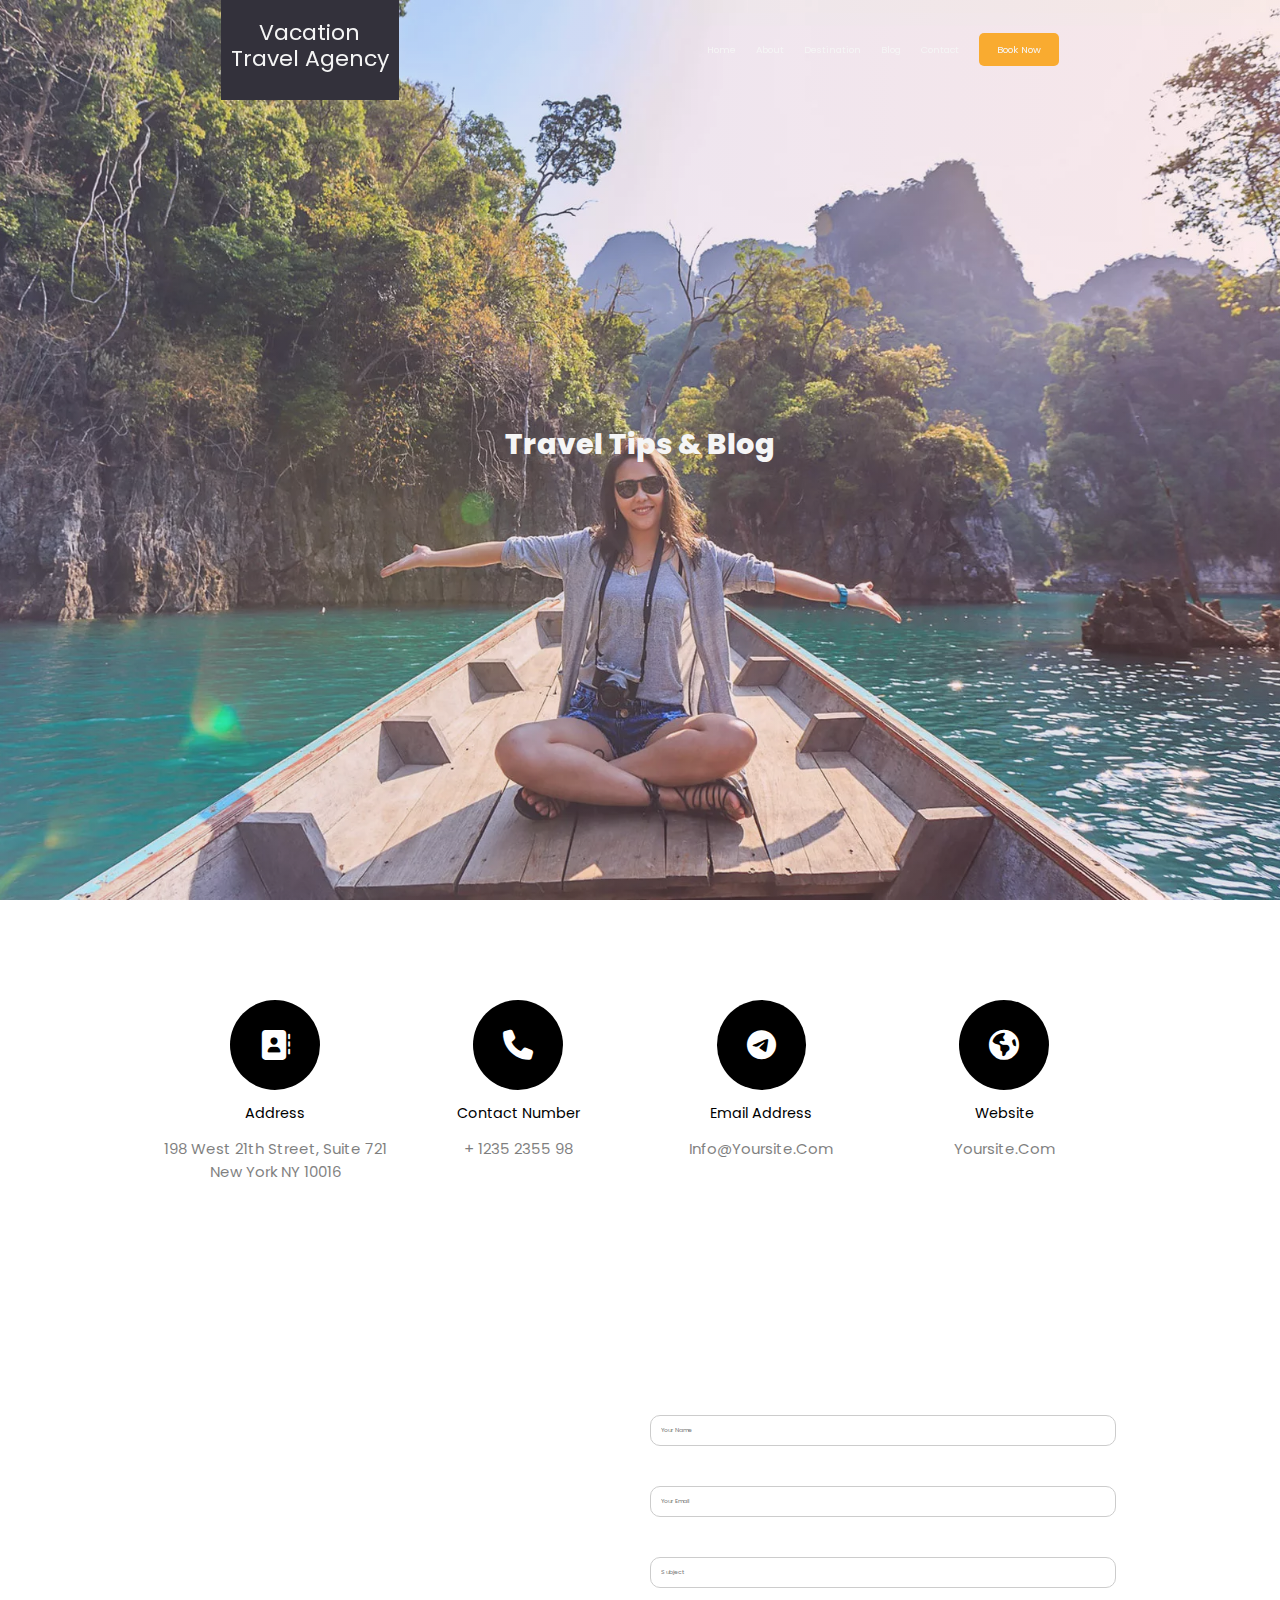
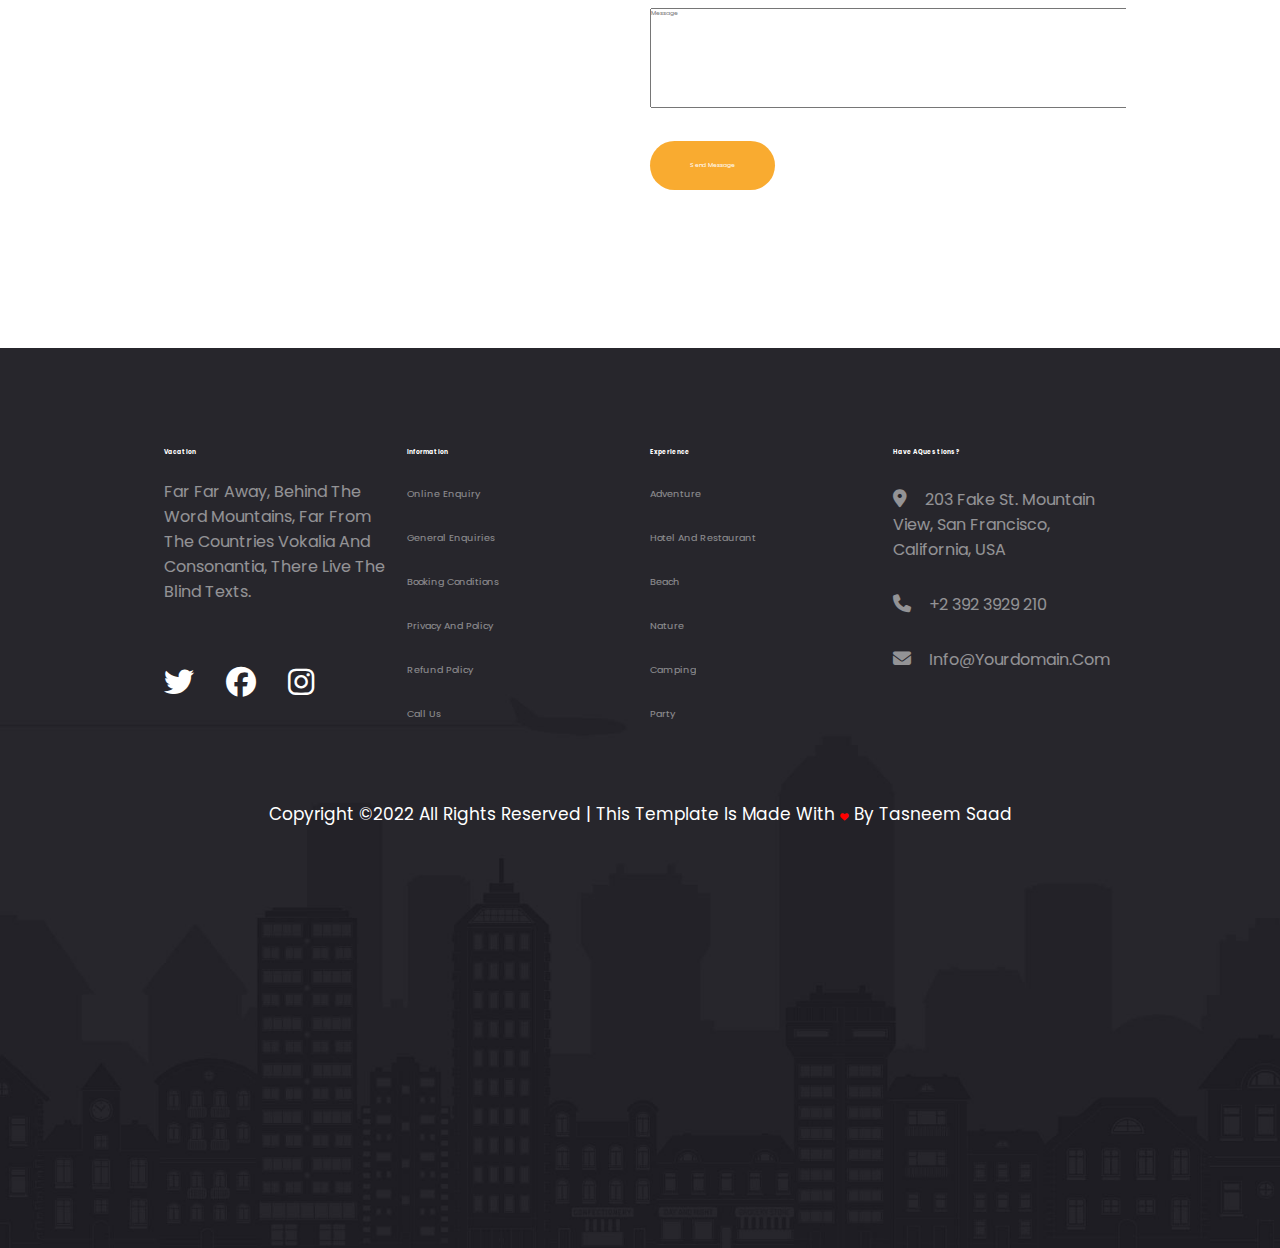
<file: contact.html>
<!DOCTYPE html>
<html lang="en">
<head>
  <meta charset="UTF-8">
  <meta http-equiv="X-UA-Compatible" content="IE=edge">
  <meta name="viewport" content="width=device-width, initial-scale=1.0">
  <link href="https://fonts.googleapis.com/css?family=Poppins:300,400,500,600,700,800,900" rel="stylesheet">
  <link rel="stylesheet" href="https://cdnjs.cloudflare.com/ajax/libs/font-awesome/6.1.1/css/all.min.css">
  <link rel="stylesheet" href="css/main.css">
  <title>contact us</title>
  <style>
      header{
        background:linear-gradient(to left,rgba(250, 131, 131, 0.147),rgba(168, 168, 233, 0.259)), url('images/background.webp');
        height: 100vh ;
        background-repeat: no-repeat;
        background-position: top;
        background-size: cover;
        color: whitesmoke;
        padding: 2px;
      }
      header h1{
        margin-top: 33%;
      }

      .iconns{
        width: 24%;
      }
      .iconns i{
        background-color: black;
        font-size: 30px;
        border-radius: 50px;
        padding: 30px 30px;
        color: white;
      }

      .iframm,form{
        width: 48%;
      }
      .iframm {
        overflow: hidden;
      }
      input{
        border-radius: 10px;
        padding: 10px 10px;
        width: 100%;
        border: 1px solid #ccc;
        margin: 20px 0;
      }

      .frmbtn{
        margin-top: 30px;
        display: block;
      }
      textarea{
        width: 556px;
        height: 100px;
      }
  </style>
</head>
<body>
    <!-- header -->
    <header id="home" >
      <nav>
        <div class="logo">
          <a href="index.html">Vacation <br> Travel Agency</a>
        </div>
        <ul id="menu">
          <li><a href="index.html">Home</a></li>
          <li><a href="about.html">About</a></li>
          <li><a href="dest.html">destination</a></li>
          <li><a href="blog.html">blog</a></li>
          <li><a href="contact.html">contact</a></li>
          <li><a href="#" class="book">book now</a></li>
        </ul>
        <i class="fa-solid fa-bars" id="show"></i>
      </nav>


      <h1>
        Travel Tips & Blog
      </h1>

    </header>
    <!-- header -->

    <section>
      <div class="container">
        <div class="row">
          <div class="iconns">
            <i class="fa-solid fa-address-book"></i>
            <p>address</p>
            <p class="text">
              198 West 21th Street, Suite 721 New York NY 10016
            </p>
          </div>

          <div class="iconns">
            <i class="fa-solid fa-phone"></i>
            <p>Contact Number</p>
            <p class="text">
              + 1235 2355 98
            </p>
          </div>


          <div class="iconns">
            <i class="fa-brands fa-telegram"></i>
            <p>Email Address</p>
            <p class="text">
              info@yoursite.com
            </p>
          </div>

          <div class="iconns">
            <i class="fa-solid fa-earth-americas"></i>
            <p>Website</p>
            <p class="text">
              yoursite.com
            </p>
          </div>
        </div>
      </div>
    </section>
    

    <section>
      <div class="container">
        <div class="row">
          <div class="iframm">
            <iframe src="https://www.google.com/maps/embed?pb=!1m18!1m12!1m3!1d195601.28720689384!2d-75.25811334669525!3d40.00241367440983!2m3!1f0!2f0!3f0!3m2!1i1024!2i768!4f13.1!3m3!1m2!1s0x89c6b7d8d4b54beb%3A0x89f514d88c3e58c1!2sPhiladelphia%2C%20PA!5e0!3m2!1sen!2sus!4v1657818362400!5m2!1sen!2sus" width="600" height="450" style="border:0;" allowfullscreen="" loading="lazy" referrerpolicy="no-referrer-when-downgrade"></iframe>
          </div>

          <form action="">
            <input type="text" placeholder="your name">
            <input type="email" placeholder="your email">
            <input type="text" placeholder="subject">
            <textarea name="" id="" cols="10" rows="5" placeholder="message"></textarea>

            <button type="submit" class="frmbtn">
              send message
            </button>
          </form>
        </div>
      </div>
    </section>
      <!-- footer -->
      <footer>
        <div class="container">
          <div class="row">

            <div class="all vac">
              <h3>Vacation</h3>

              <br>

              <p>
                Far far away, behind the word mountains, far from the countries Vokalia and Consonantia, there live the blind texts.
              </p>
      
              <i class="fa-brands fa-twitter"></i>
              <i class="fa-brands fa-facebook"></i>
              <i class="fa-brands fa-instagram"></i>
            </div>

            <div class="all info">
              <h3>information</h3>

              <ul>
                <li><a href="#">Online Enquiry</a></li>
                <li><a href="#">General Enquiries</a></li>
                <li><a href="#">Booking Conditions</a></li>
                <li><a href="#">Privacy and Policy</a></li>
                <li><a href="#">Refund Policy</a></li>
                <li><a href="#">Call Us</a></li>
              </ul>
            </div>

            <div class="all info">
              <h3>Experience</h3>

              <ul>
                <li><a href="#">Adventure</a></li>
                <li><a href="#">Hotel and Restaurant</a></li>
                <li><a href="#">Beach</a></li>
                <li><a href="#"> Nature</a></li>
                <li><a href="#"> Camping</a></li>
                <li><a href="#"> Party</a></li>
              </ul>
            </div>

            <div class="all que">
              <h3>Have a Questions?</h3>
              <p>
                <i class="fa-solid fa-location-dot"></i>
                 203 Fake St. Mountain View, San Francisco, California, USA
              </p>

              <p>
                <i class="fa-solid fa-phone"></i>
                 +2 392 3929 210
              </p>

              <p>
                <i class="fa-solid fa-envelope"></i>
                 info@yourdomain.com
              </p>
            </div>
          </div>

          <p class="made-with">
            Copyright ©2022 All rights reserved | This template is made with   
             <i class="fas fa-heart"></i> 
             by Tasneem Saad
          </p>
        </div>
      </footer>
   
    <!-- footer -->



  <script src="js/jquery-3.6.0.min.js"></script>
  <script src="js/main.js"></script>

</body>
</file>
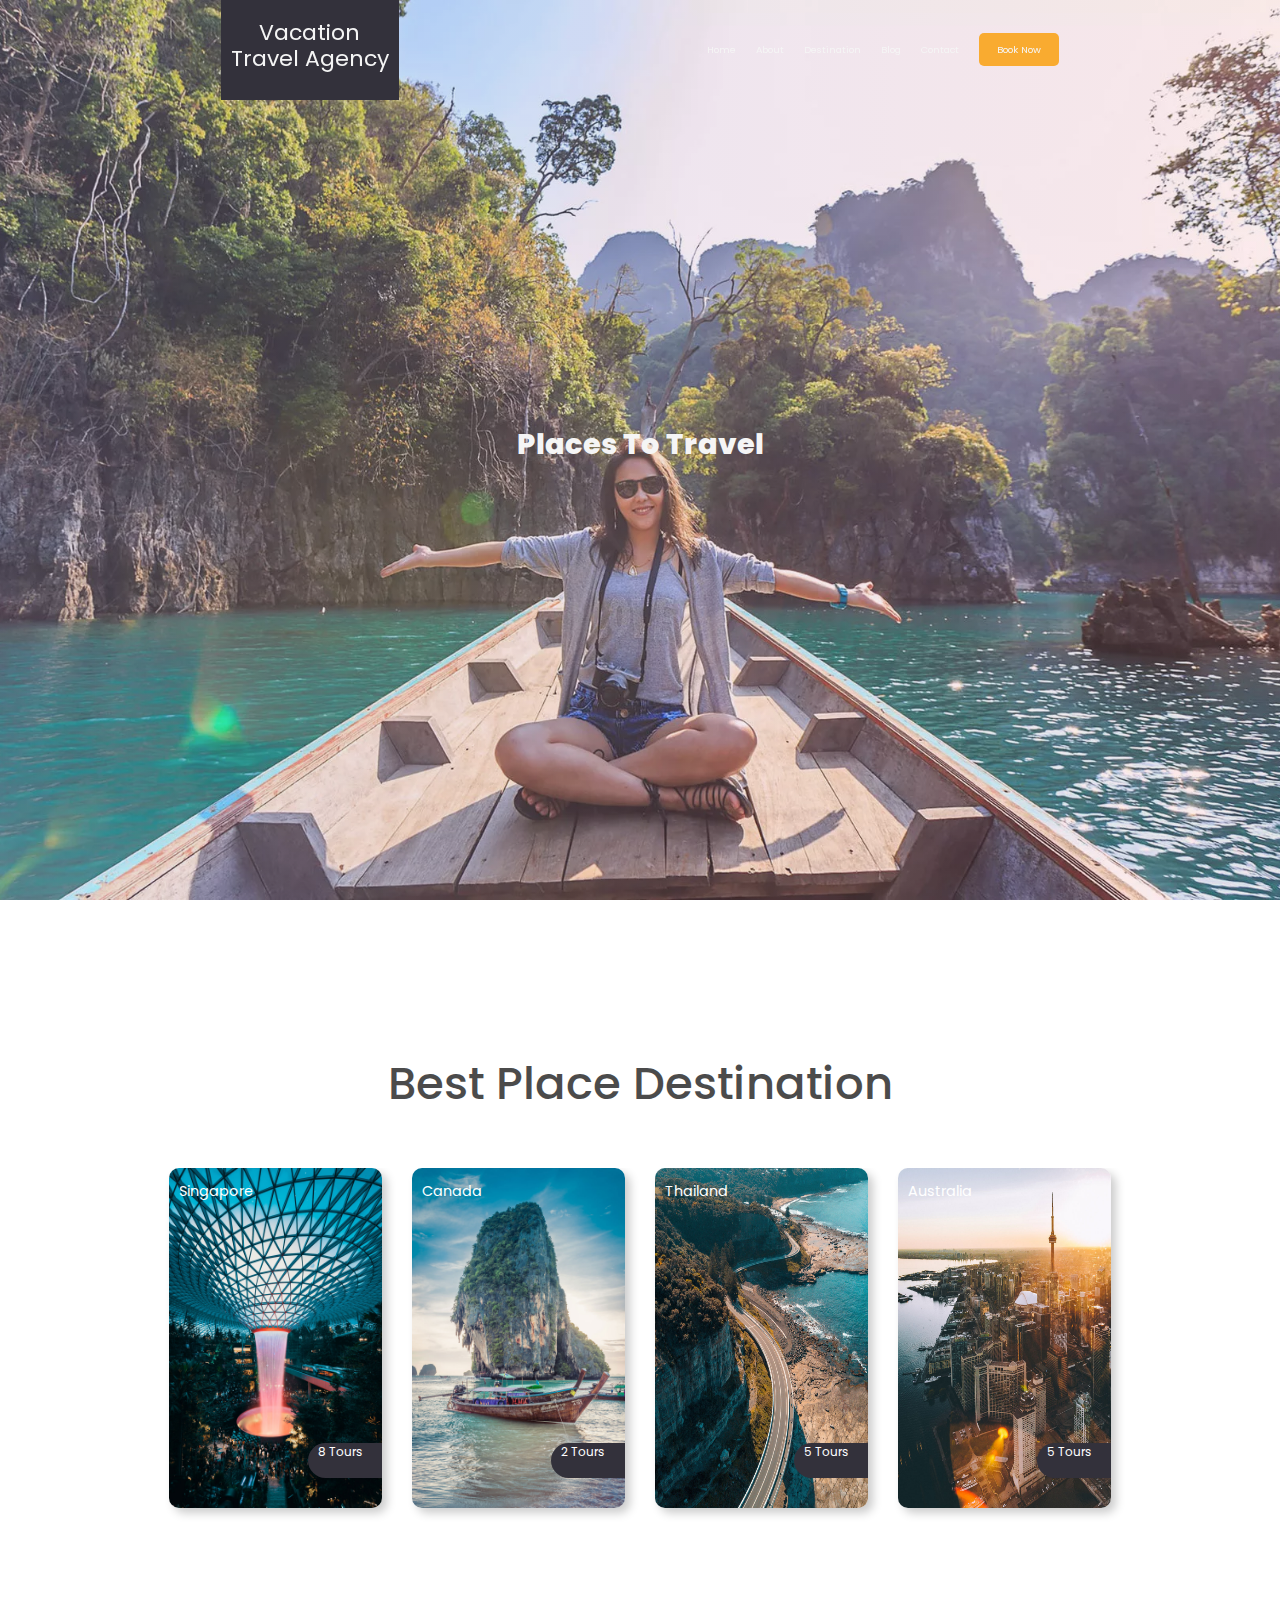
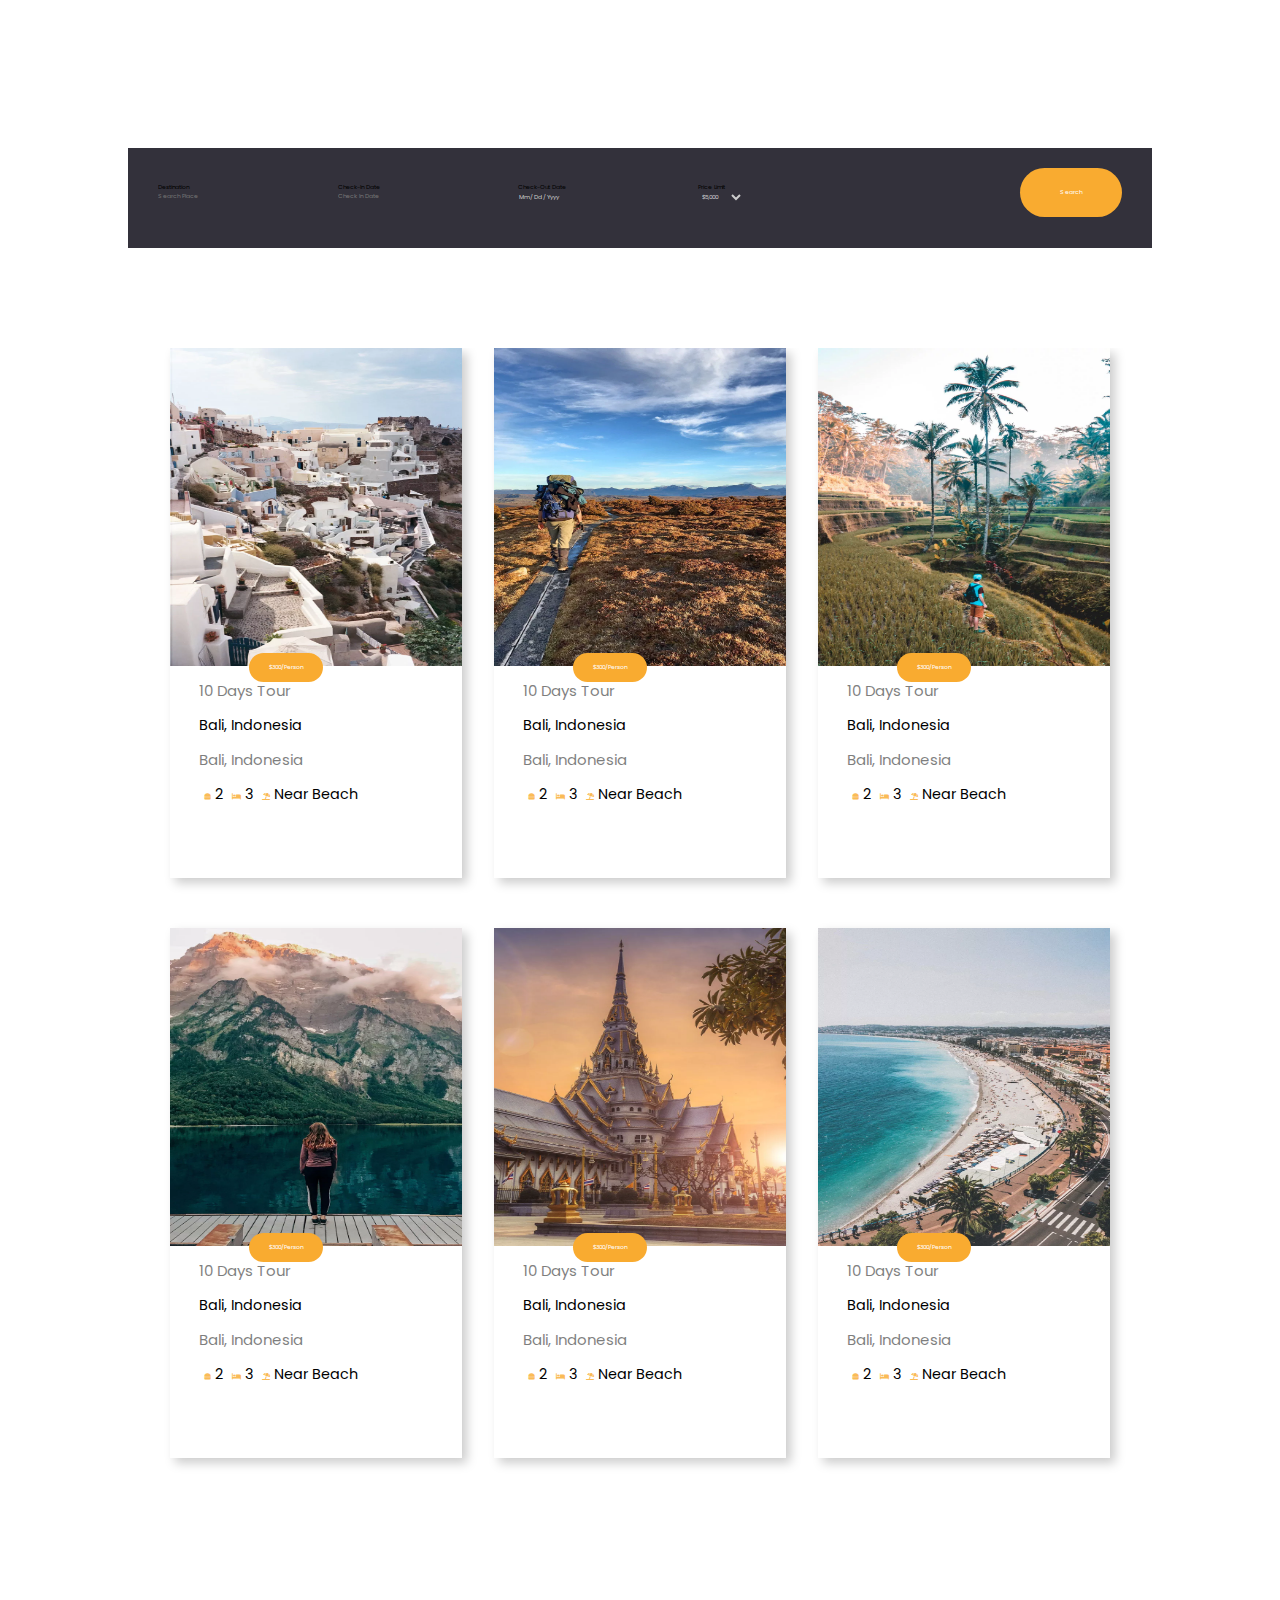
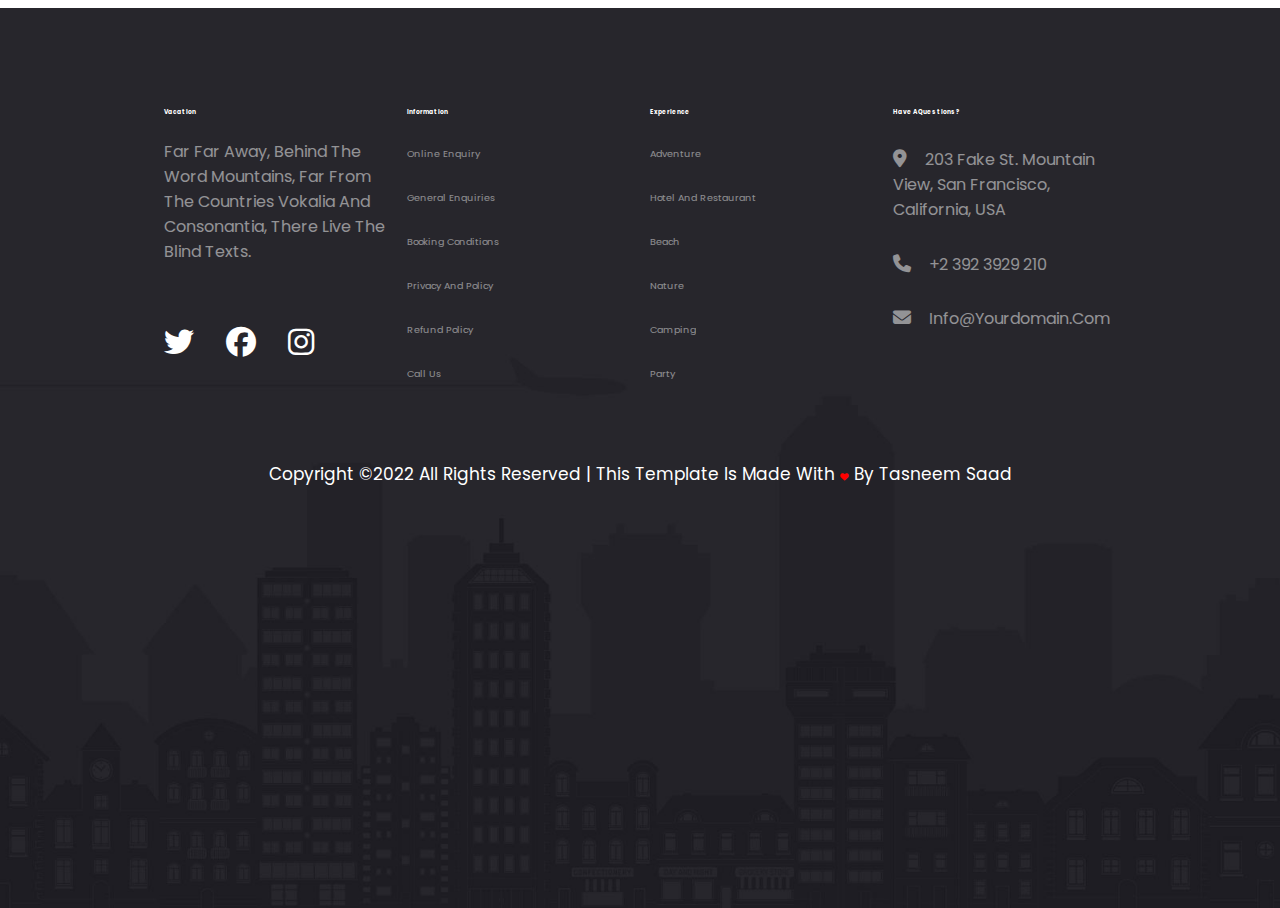
<file: dest.html>
<!DOCTYPE html>
<html lang="en">
<head>
  <meta charset="UTF-8">
  <meta http-equiv="X-UA-Compatible" content="IE=edge">
  <meta name="viewport" content="width=device-width, initial-scale=1.0">
  <link href="https://fonts.googleapis.com/css?family=Poppins:300,400,500,600,700,800,900" rel="stylesheet">
  <link rel="stylesheet" href="https://cdnjs.cloudflare.com/ajax/libs/font-awesome/6.1.1/css/all.min.css">
  <link rel="stylesheet" href="css/main.css">
  <title>destination</title>
  <style>
      header{
        background:linear-gradient(to left,rgba(250, 131, 131, 0.147),rgba(168, 168, 233, 0.259)), url('images/background.webp');
        height: 100vh ;
        background-repeat: no-repeat;
        background-position: top;
        background-size: cover;
        color: whitesmoke;
        padding: 2px;
      }
      header h1{
        margin-top: 33%;

      }
      .secdest{
        position: relative;
      }
  </style>
</head>
<body>
    <!-- header -->
    <header id="home" >
      <nav>
        <div class="logo">
          <a href="index.html">Vacation <br> Travel Agency</a>
        </div>
        <ul id="menu">
          <li><a href="index.html">Home</a></li>
          <li><a href="about.html">About</a></li>
          <li><a href="dest.html">destination</a></li>
          <li><a href="blog.html">blog</a></li>
          <li><a href="contact.html">contact</a></li>
          <li><a href="#" class="book">book now</a></li>
        </ul>
        <i class="fa-solid fa-bars" id="show"></i>
      </nav>


      <h1>
        Places to Travel
      </h1>

     
    </header>
    <!-- header -->


    

    
    <!-- destination -->
    <section class="sec3">
      <div class="container">
        <h2 class="heading">
          Best Place Destination
        </h2>
        <div class="row">
          <div class="dest-div">
            <p>singapore</p>
            <img src="images/1.jpg" alt="">
            <p class="d-p"></p>
            <div class="inner">
              <p>8 tours</p>
            </div>
          </div>

          <div class="dest-div">
             <p>canada</p>
            <img src="images/2.jpg" alt="">
            <p class="d-p"></p>
            <div class="inner">
              <p>2 tours</p>
            </div>
          </div>

          <div class="dest-div">
            <p>thailand</p>
            <img src="images/3.jpg" alt="">
            <p class="d-p"></p>
            <div class="inner">
              <p>5 tours</p>
            </div>
          </div>

          
          <div class="dest-div">
            <p>australia</p>
            <img src="images/4.jpg" alt="">
            <p class="d-p"></p>
            <div class="inner">
              <p>5 tours</p>
            </div>
          </div>
        </div>
      </div>
  </section>

  <section class="secdest">
    <div class="container">
      <form class="h-form">

        <div class="row">
          <div class="labels row">
            <div>
              <label for="search">Destination</label>
              <input type="search" id="search" placeholder="Search place" >
            </div>
  
            <div>
              <label for="date">Check-in date</label>
              <input type="text"  id="date" placeholder="check in date" >
            </div>
  
            <div>
              <label for="date2">Check-out date</label>
              <input type="date"  id="date2" placeholder="check out date">
            </div>
  
            <div>
              <label for="limit">price limit</label>
              <select  id="limit" class="h-sel">
                <option value="">$5,000</option>
                <option value="">$10,000</option>
                <option value="">$50,000</option>
                <option value="">$100,000</option>
                <option value="">$200,000</option>
                <option value="">$300,000</option>
                <option value="">$400,000</option>
                <option value="">$500,000</option>
                <option value="">$600,000</option>
                <option value="">$700,000</option>
                <option value="">$800,000</option>
                <option value="">$900,000</option>
                <option value="">$1,000,000</option>
                <option value="">$2,000,000</option>
              </select>
            </div>
  
  
          </div>

          <button class="frmbtn" type="submit">Search</button>
        </div>
      

      </form>
    </div>
  </section>

  <section>
      <div class="container">
        <div class="row">

          <div class="dDiv">
            <div class="divimg">
              <img src="images/2.webp" alt="">
              <div class="innbtn">
                <button class="btn">
                  $300/person
                </button>
              </div>
            </div>

            <div class="dText">
              <p class="text">
                10 Days Tour
              </p>
              <p class="p3">
                Bali, Indonesia
              </p>
              <p class="text">
                Bali, Indonesia
              </p>

              <p class="icp">
                <i class="fa-solid fa-burger"></i>  2
                <i class="fa-solid fa-bed"></i>  3
                <i class="fa-solid fa-umbrella-beach"></i>  Near Beach
              </p>
            </div>

          
          </div>

          <div class="dDiv">
            <div class="divimg">
              <img src="images/3.webp" alt="">
              <div class="innbtn">
                <button class="btn">
                  $300/person
                </button>
              </div>
            </div>

            <div class="dText">
              <p class="text">
                10 Days Tour
              </p>
              <p class="p3">
                Bali, Indonesia
              </p>
              <p class="text">
                Bali, Indonesia
              </p>

              <p class="icp">
                <i class="fa-solid fa-burger"></i>  2
                <i class="fa-solid fa-bed"></i>  3
                <i class="fa-solid fa-umbrella-beach"></i>  Near Beach
              </p>
            </div>

          
          </div>



          <div class="dDiv">
            <div class="divimg">
              <img src="images/4.webp" alt="">
              <div class="innbtn">
                <button class="btn">
                  $300/person
                </button>
              </div>
            </div>

            <div class="dText">
              <p class="text">
                10 Days Tour
              </p>
              <p class="p3">
                Bali, Indonesia
              </p>
              <p class="text">
                Bali, Indonesia
              </p>

              <p class="icp">
                <i class="fa-solid fa-burger"></i>  2
                <i class="fa-solid fa-bed"></i>  3
                <i class="fa-solid fa-umbrella-beach"></i>  Near Beach
              </p>
            </div>

          
          </div>



          <div class="dDiv">
            <div class="divimg">
              <img src="images/5.webp" alt="">
              <div class="innbtn">
                <button class="btn">
                  $300/person
                </button>
              </div>
            </div>

            <div class="dText">
              <p class="text">
                10 Days Tour
              </p>
              <p class="p3">
                Bali, Indonesia
              </p>
              <p class="text">
                Bali, Indonesia
              </p>

              <p class="icp">
                <i class="fa-solid fa-burger"></i>  2
                <i class="fa-solid fa-bed"></i>  3
                <i class="fa-solid fa-umbrella-beach"></i>  Near Beach
              </p>
            </div>

          
          </div>


          <div class="dDiv">
            <div class="divimg">
              <img src="images/6.webp" alt="">
              <div class="innbtn">
                <button class="btn">
                  $300/person
                </button>
              </div>
            </div>

            <div class="dText">
              <p class="text">
                10 Days Tour
              </p>
              <p class="p3">
                Bali, Indonesia
              </p>
              <p class="text">
                Bali, Indonesia
              </p>

              <p class="icp">
                <i class="fa-solid fa-burger"></i>  2
                <i class="fa-solid fa-bed"></i>  3
                <i class="fa-solid fa-umbrella-beach"></i>  Near Beach
              </p>
            </div>

          
          </div>


          <div class="dDiv">
            <div class="divimg">
              <img src="images/7.webp" alt="">
              <div class="innbtn">
                <button class="btn">
                  $300/person
                </button>
              </div>
            </div>

            <div class="dText">
              <p class="text">
                10 Days Tour
              </p>
              <p class="p3">
                Bali, Indonesia
              </p>
              <p class="text">
                Bali, Indonesia
              </p>

              <p class="icp">
                <i class="fa-solid fa-burger"></i>  2
                <i class="fa-solid fa-bed"></i>  3
                <i class="fa-solid fa-umbrella-beach"></i>  Near Beach
              </p>
            </div>

          
          </div>

        </div>
      </div>
  </section>
  <!-- destination -->


      <!-- footer -->
       <footer>
        <div class="container">
          <div class="row">

            <div class="all vac">
              <h3>Vacation</h3>

              <br>

              <p>
                Far far away, behind the word mountains, far from the countries Vokalia and Consonantia, there live the blind texts.
              </p>
      
              <i class="fa-brands fa-twitter"></i>
              <i class="fa-brands fa-facebook"></i>
              <i class="fa-brands fa-instagram"></i>
            </div>

            <div class="all info">
              <h3>information</h3>

              <ul>
                <li><a href="#">Online Enquiry</a></li>
                <li><a href="#">General Enquiries</a></li>
                <li><a href="#">Booking Conditions</a></li>
                <li><a href="#">Privacy and Policy</a></li>
                <li><a href="#">Refund Policy</a></li>
                <li><a href="#">Call Us</a></li>
              </ul>
            </div>

            <div class="all info">
              <h3>Experience</h3>

              <ul>
                <li><a href="#">Adventure</a></li>
                <li><a href="#">Hotel and Restaurant</a></li>
                <li><a href="#">Beach</a></li>
                <li><a href="#"> Nature</a></li>
                <li><a href="#"> Camping</a></li>
                <li><a href="#"> Party</a></li>
              </ul>
            </div>

            <div class="all que">
              <h3>Have a Questions?</h3>
              <p>
                <i class="fa-solid fa-location-dot"></i>
                 203 Fake St. Mountain View, San Francisco, California, USA
              </p>

              <p>
                <i class="fa-solid fa-phone"></i>
                 +2 392 3929 210
              </p>

              <p>
                <i class="fa-solid fa-envelope"></i>
                 info@yourdomain.com
              </p>
            </div>
          </div>

          <p class="made-with">
            Copyright ©2022 All rights reserved | This template is made with   
             <i class="fas fa-heart"></i> 
             by Tasneem Saad
          </p>
        </div>
      </footer>
   
    <!-- footer -->



  <script src="js/jquery-3.6.0.min.js"></script>
  <script src="js/main.js"></script>

</body>
</file>
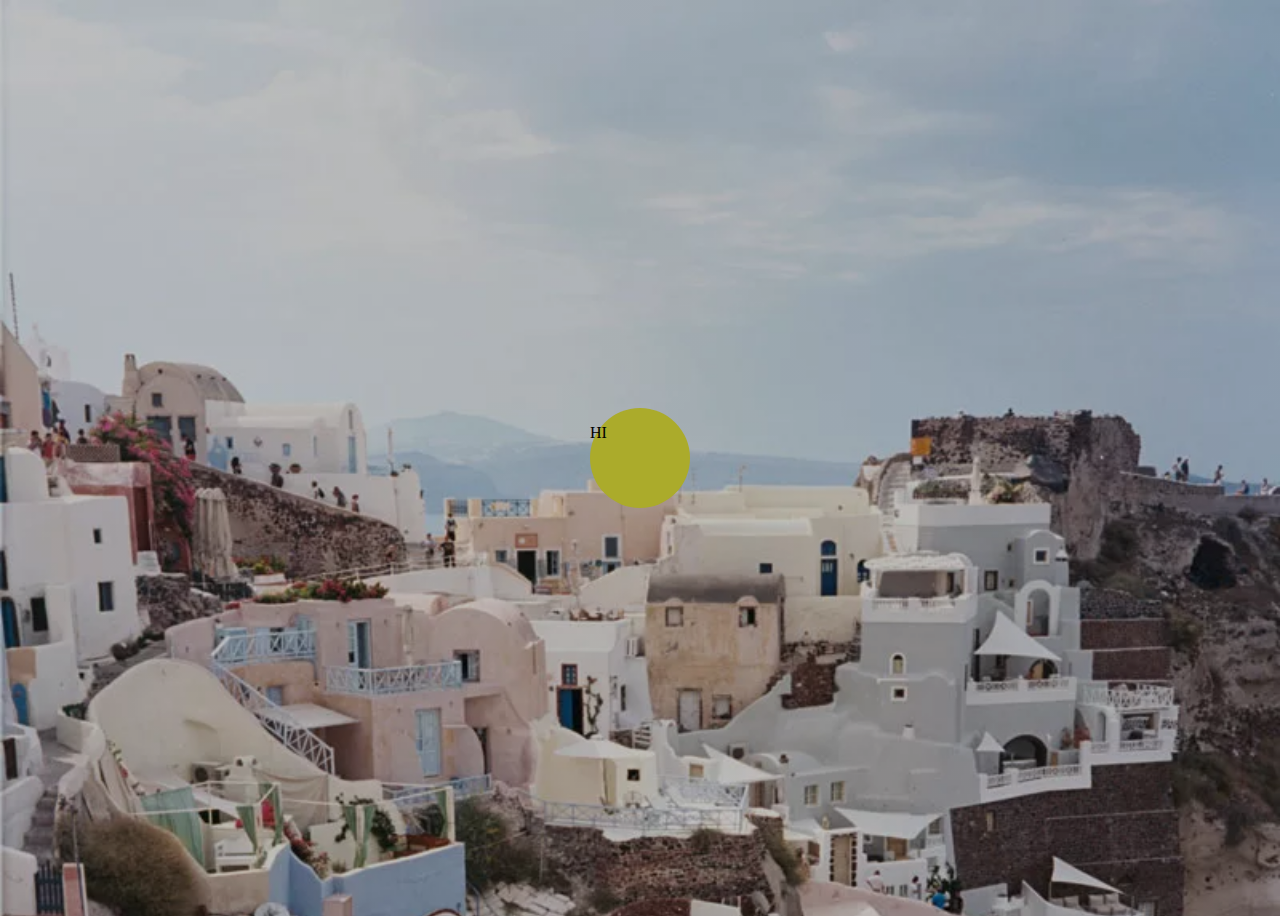
<file: test.html>
<!DOCTYPE html>
<html lang="en">
<head>
  <meta charset="UTF-8">
  <meta http-equiv="X-UA-Compatible" content="IE=edge">
  <meta name="viewport" content="width=device-width, initial-scale=1.0">
  <link rel="stylesheet" href="https://cdnjs.cloudflare.com/ajax/libs/font-awesome/6.1.1/css/all.min.css">
  <link rel="stylesheet" href="css/test.css">
  <title>test</title>

</head>
<body>
  
  
  <div class="circle">
    <div class="growing"></div>
    <p>HI</p>
  </div>



  <script src="js/jquery-3.6.0.min.js"></script>
  <script src="js/test.js"></script>

</body>
</file>
<file: css/main.css>
/* -- basic styles -- */

body{
  text-align: center;
}
*{
  font-family: "Poppins", Arial, sans-serif;
  box-sizing: border-box;
  margin: 0;
  padding: 0;
  text-transform: capitalize;
  font-size: 50%;
}
html{
  scroll-behavior: smooth;
}

.row{
  overflow: hidden;
  display: flex;
  flex-wrap: wrap;
  flex-direction: row;
  justify-content: space-around;
  margin: auto;
  align-content: center;
  width: 100%;
}

a{
  text-decoration: none;
  font-size: 1.2rem;
  color: whitesmoke;
  transition: 0.6s ;
}

.btn{
  border: none;
  color: white;
  border-radius: 20px;
  background-color: #f9ab30;
  padding: 10px 20px;
}
.btn:hover{
  cursor: pointer;
}
h1,h2,p{
  margin: 1.6rem 0;
}
h1{
  font-weight: 800;
  font-size: 3.6rem;
}
h2{
  font-weight: 800;
  font-size: 2.4rem;
}

p{
  font-weight: 400;
  font-size: 1.8rem;
}

img{
  width: 100%;
  height: 100%;
}

.container{
  overflow: hidden;
  width: 90%;
  height:auto;
  margin: auto;
}

section{
  padding: 100px;
}
/* ------------------ */


/* // on scrolling */
.scroll{
  background-color: black;
}
.translatY,
.translatY1,
.translatY2,
.translatY3,
.translatY4,
.translatY5{
  transition: 1s;
  transform: translateY(400%);
}

/* // on scrolling */

/* --loader-- */
.load{
  display: flex;
  justify-content: center;
  align-items: center;
  background-color: white;
  position: fixed;
  height: 100vh;
  z-index: 1000000000000;
  width: 100%;
}
/* ---------- */


/* -- header -- */
header{
  height: 100vh ;
  background: linear-gradient(to left,rgba(250, 131, 131, 0.402),rgba(168, 168, 233, 0.259)), url("../images/bg.webp.crdownload");
  background-repeat: no-repeat;
  background-position: top;
  background-size: cover;
  color: whitesmoke;
  padding: 2px;
}

.logo{
  background: #33313b;
  padding: 20px 10px;
  line-height: 1.2;
  text-align: center;
  height: 100%;
}
.logo a{
  font-size: 22px;
}

nav{
  background-color: transparent;
  height: 100px;
  width: 100%;
  display: flex;
  align-items: center;
  padding: 0 6%;
  justify-content: space-around;
  position: relative;
  position: fixed;
  top: 0;
  left: 0;
  z-index: 10000;
  transition: .7s
}
nav ul{
  display: flex;
  list-style: none;
}
nav ul li{
  margin-left: 2.5rem;
}
nav ul li a:hover{
  color: black;
}

nav .fa-solid{
  display: none;
}

.book{
  border-radius: 5px;
  background-color: #f9ab30;
  padding: 1.2rem 18px;
  
}


/* form */
.h-form{
  padding: 0 30px;
  text-align: left;
  width: 80%;
  position: absolute;
  bottom: 0;
  left: 10%;
  background: #33313b;
  height: 100px;
}
.h-form>.row{
  justify-content: space-between;
  margin-top: 20px;
}

.h-form label{
  display: block;
}

.labels div{
  flex-basis: 20%;
  display: inline;
}
.labels{
  justify-content: space-between;
  margin: 0;
  width: 70%;
}

.labels input,select{
  background-color: transparent;
  color: #ccc;
  border: none;

}
.frmbtn{
  color: white;
  padding: 20px 40px;
  background: #f9ab30;
  border-radius: 50px;
  border: none;
}
.h-form input,.h-sel:focus{
  border: none;
  outline: none;
}

.ifram{
  position: relative; 
  margin: 14rem auto 8rem auto;
  padding-top: 27px;
  width: 80px;
  height: 80px;
  background: #f9ab30;
  color: white;
  border-radius: 50%;
}

.growing{
  position: absolute;
  top: 50%;
  left: 50%;
  transform: translate(-50%,-50%);
  background-color: #f9ac30c1;
  border-radius: 50%;
  opacity: 0;
  animation-name: spinner;
  animation-duration: 2s;
  animation-iteration-count:infinite;
}

@keyframes spinner {
  0%{
    height:100px;
    width:100px;
    opacity: 0.6;
  }
  50%{
    height:150px;
    width:150px;
    opacity: 0.3;
  }
  100%{
    opacity:0;
  }
}

.header-content p{
  font-size: 14px;
}

.header-content h1{
  font-size: 60px;
  font-weight: 300;
}

.h1div{
    margin: auto;
    width: 50%;
}
/* ------------------ */


/* -- about section -- */

.inner-row{
  padding: 0 30px;
  text-align: left;
  flex-basis: 50%;
}

.d1{
  transform: translateX(-500%);
  padding: 10px 10px;
  flex-basis: 50%;
  transition: 1s;
}
.cap{
  font-size: 16px;
  font-weight: 500;
}
.text{
  font-size: 15px;
  opacity: .5;
}

.d1 .a-icon{
  color: #f9ab30;
  font-size: 40px;
}

.inner-row .btn{
  margin-top: 10px;
  padding:  20px 30px;
  font-size: 20px;
  border-radius: 30px;
}

.inner-row h2{
  font-size: 35px;
  opacity: .8;
}

.sec2 .row{
  align-items: center;
}

.numdiv{
  height: 50%;
}
.nums{
  text-align: center;
}
.inner-row span{
  font-weight: 500;
  color: #f9ab30;
  font-size: 30px;
}

/* ------------------- */


/* --destination-- */
.heading{
  font-size: 45px;
  opacity: .7;
  margin: 50px 0;
  font-weight: 500;
}
 .dest-div{
  margin-bottom: 40px;
  text-align: left;
  position: relative;
  overflow: hidden;
  border-radius: 10px;
  flex-basis: 22%;
  height: 340px;
  box-shadow: 5px 5px 10px #ccc;
}

.dest-div p{
  position: absolute;
  top: 0;
  left: 0;
  padding-left: 10px;
  color: white;
}
.dest-div .inner{
  text-align: left;
  color: white;
  padding: 3px 10px;
  height: 35px;
  width: 100%;
  border-radius: 40px;
  position: absolute;
  bottom: 30px;
  right: -65%;
  background-color: #33313b;
  transition: .7s;
}

.dest-div:hover .inner{
  cursor: pointer;
  right: -55%;
  background: #f9ab30;
}
.dest-div .inner p{
  margin: 0;
  font-size: 12px;
}
/* ------------------- */


/* -- destination 2 -- */
.dDiv{
  text-align: left;
  flex-basis: 30%;
  height: 530px;
  box-shadow: 5px 5px 10px #ccc;
  margin-bottom: 50px;
}
.dDiv i{
  margin-left: 5px;
  color: #f9ac30d5;
}

.dText{
  width: 80%;
  margin: auto;
}
.dDiv .divimg{

  position: relative;
  height: 60%;
}

.innbtn{
  position: absolute;
  bottom: -5%;
  left: 27%;
}
.innbtn .btn{
  transition: .6s ;
}
.innbtn:hover .btn{
  background-color: #33313b;
  padding: 10px 30px;
}

/* ------------------- */

/* -- testimony -- */
.Tsec {
  background: url("../images/bg1.webp");
  background-position: center;
  background-repeat: no-repeat;
  background-size: cover;
}

.testDiv{
  margin-left: 50px;
  border-radius: 7px;
  padding: 20px 30px;
  box-shadow: 2px 2px 5px #ccc;
  width: 330px;
  height: 280px;
}

.testDiv img{
  margin-right: 3px;
  width: 30% !important;
  height: 30%;
  border-radius: 50%;
}

.details {
  text-align: left;
}
/* -- testimony -- */

/* -- recent posts -- */
.recent{
  text-align: left;
  width: 32%;
  height: 450px;
  box-shadow: 2px 2px 10px #ccc;

}

.rimg{
  overflow: hidden;
  height: 50%;
  margin-bottom: 30px;
  position: relative;
}

.inner-recent p{
  margin-top: 3px;
  font-size: 12px;
  margin-left: 10px;
}
.inner-recent h2{
  margin-top: 0;
  font-size: 40px;
  font-weight: 400;

}
.recent h3{
  transition: .5s;
}
.recent h3:hover{
  color:#f9ab30;
  cursor: pointer;
}
.inner-recent{
  color: white;
  padding: 0 20px;
  display: flex;
  justify-content:flex-end;
  position: absolute;
  background: #f9ab30;
  border-radius: 40px ;
  width: 300px;
  height: 150px;
  bottom: -40%;
  left: -40%;
}
/* ------------------ */


/* --footer-- */
footer{
  color: white;
  padding: 100px;
  height: 100vh;
  background: url("../images/footer.jpg");
  background-repeat: no-repeat;
  background-position: bottom;
  background-size: cover;
}

.all{
  flex-basis: 23%;
  text-align: left;

}

.vac p, .que p{
  font-size: 16px;
  opacity: .5;
}
.vac i{
  transition: .7s;
  margin-top: 50px;
  margin-right: 30px;
  font-size: 30px;
}
.vac i:hover{
  color: #f9ab30;
  cursor: pointer;
}

.info ul{
  list-style: none;
}
.info ul li{
  opacity: .5;
  margin: 30px 0;
}
.que i{

  font-size: 18px;
  margin-right: 14px;
  margin-top: 20px;
}

.made-with{
  font-size: 17px;
  margin-top: 50px;
  font-weight: 400;
}

.made-with i{
  color: red;
}
/* ---------- */


/* == mobile version == */
@media (max-width:1000px) {
 nav ul , .row {
    flex-direction: column;
  }

  nav ul{
    text-align: left;
    display: none;
    position: absolute;
    left: 0;
    top: 100%;
    background-color: black;
    width: 100%;
    height: 343px;
  }
  nav ul li{
    margin: 17px;
  }
  #show{
    display: block;
    font-size: 24px;
  }
  nav ul li a{
    
    font-size: 22px;
  }
  footer{
    height: auto;
    padding: 0;
  }
  .all{
    margin-top: 20px;
  }
  footer ul{
    width: 100%;
  }
  footer li{
    margin: 0;
    padding: 0;

  }
  .translatY5 i{
    margin-top: 20px;
  }
  .recent,.translatY1,.translatY2{
    width: 100%;
  }
  header{
    height: 1000px;

  }
  header .h-form{
    margin: auto;
    width: 80%;
    height: 310px;
    left: 50px;
    bottom: -20%;
  }
  .h-form .row{
    padding:0;
    text-align: left;
    align-content: flex-start;
  }
  .h1div{
    width: 100%;
  }
  .h1div h1{
    font-size: 40px;
  }
}
/* == mobile version == */
</file>
<file: css/test.css>
body{
  display: flex;
  justify-content: center;
  align-items: center;
  height: 100vh;
  background: linear-gradient(rgba(0, 0, 0, 0.246),rgba(0, 0, 0, 0.246)), url("../images/2.webp");
  background-repeat: no-repeat;
  background-size: cover;
}

.circle{
  position: relative;
  background-color: rgb(171, 171, 43);
  border-radius: 50%;
  height: 100px;
  width: 100px;
}
.growing{
  position: absolute;
  top: 50%;
  left: 50%;
  transform: translate(-50%,-50%);
  background-color: black;
  border-radius: 50%;
  z-index: -1;
  opacity: 0;
  animation-name: spinner;
  animation-duration: 2s;
  animation-iteration-count:infinite;
}

@keyframes spinner {
  0%{
    height:100px;
    width:100px;
    opacity: 0.6;
  }
  50%{
    height:150px;
    width:150px;
    opacity: 0.3;
  }
  100%{
    opacity:0;
  }
}
</file>
